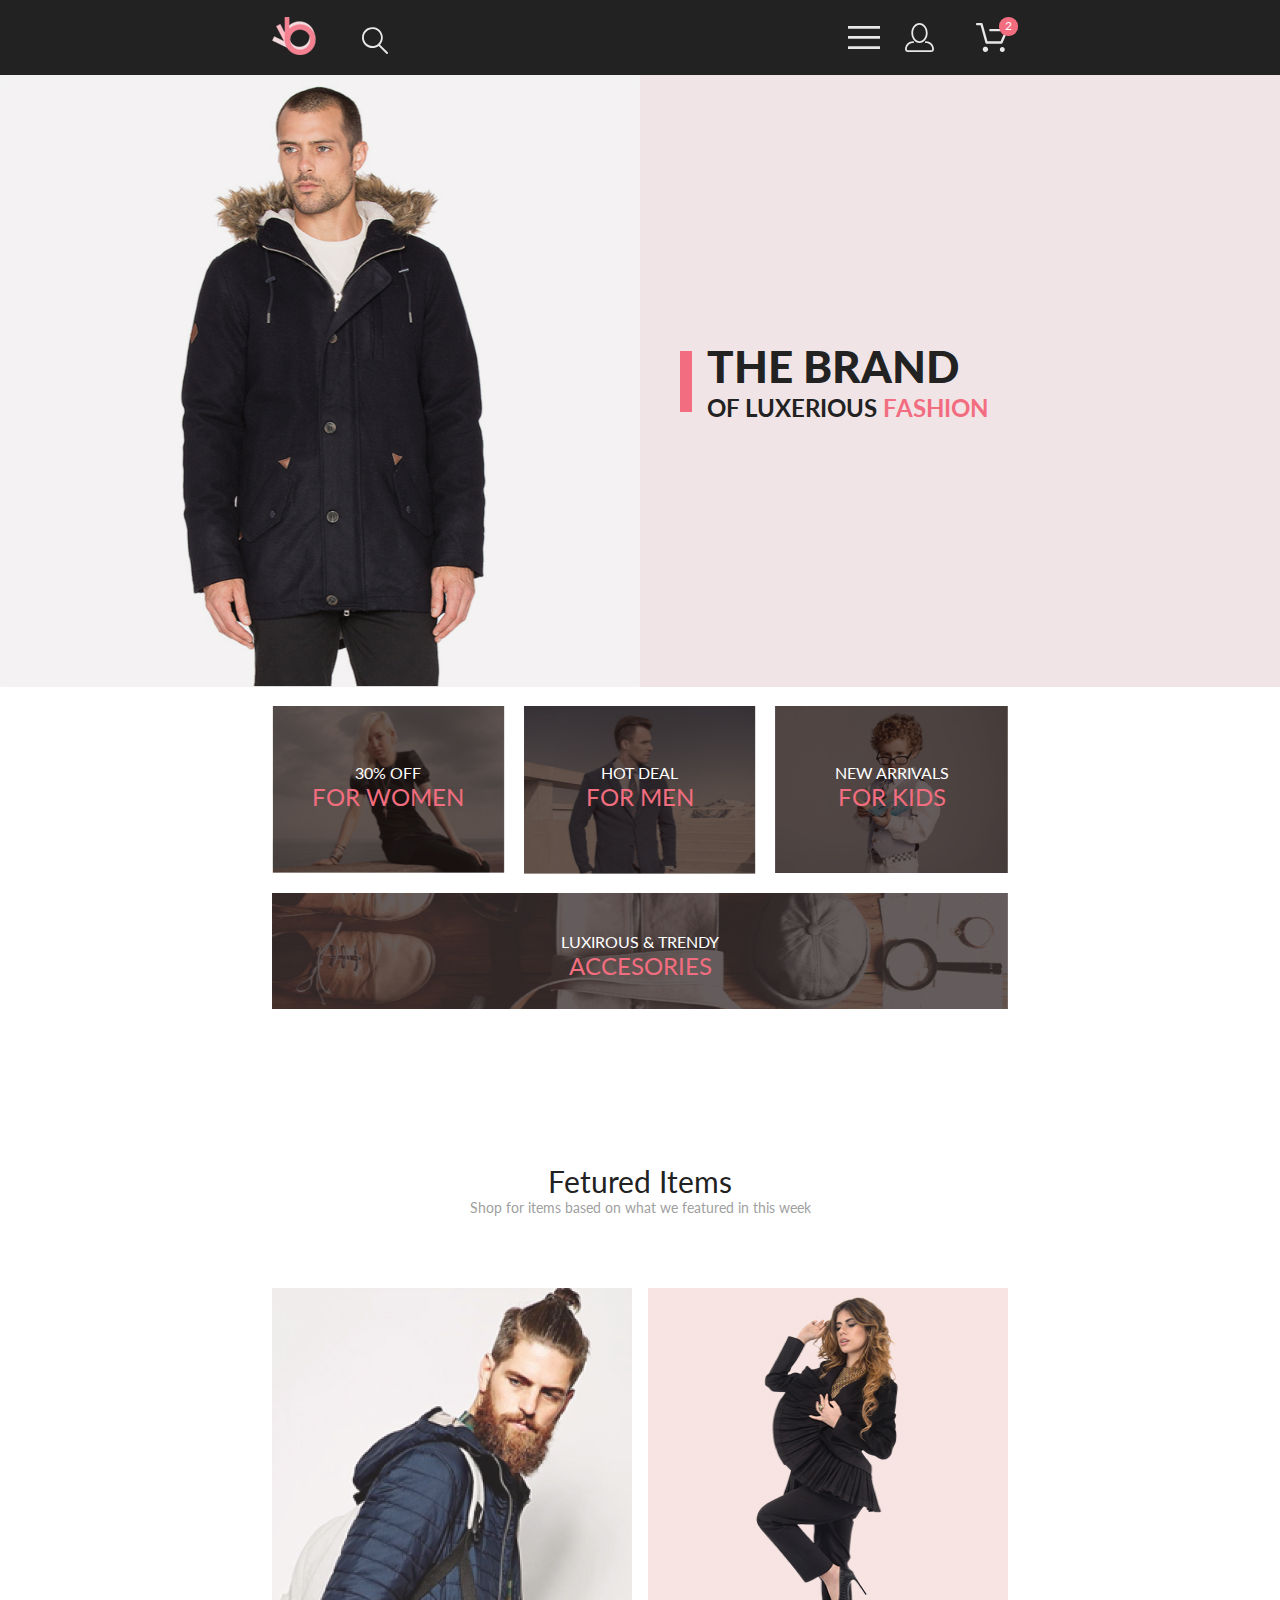
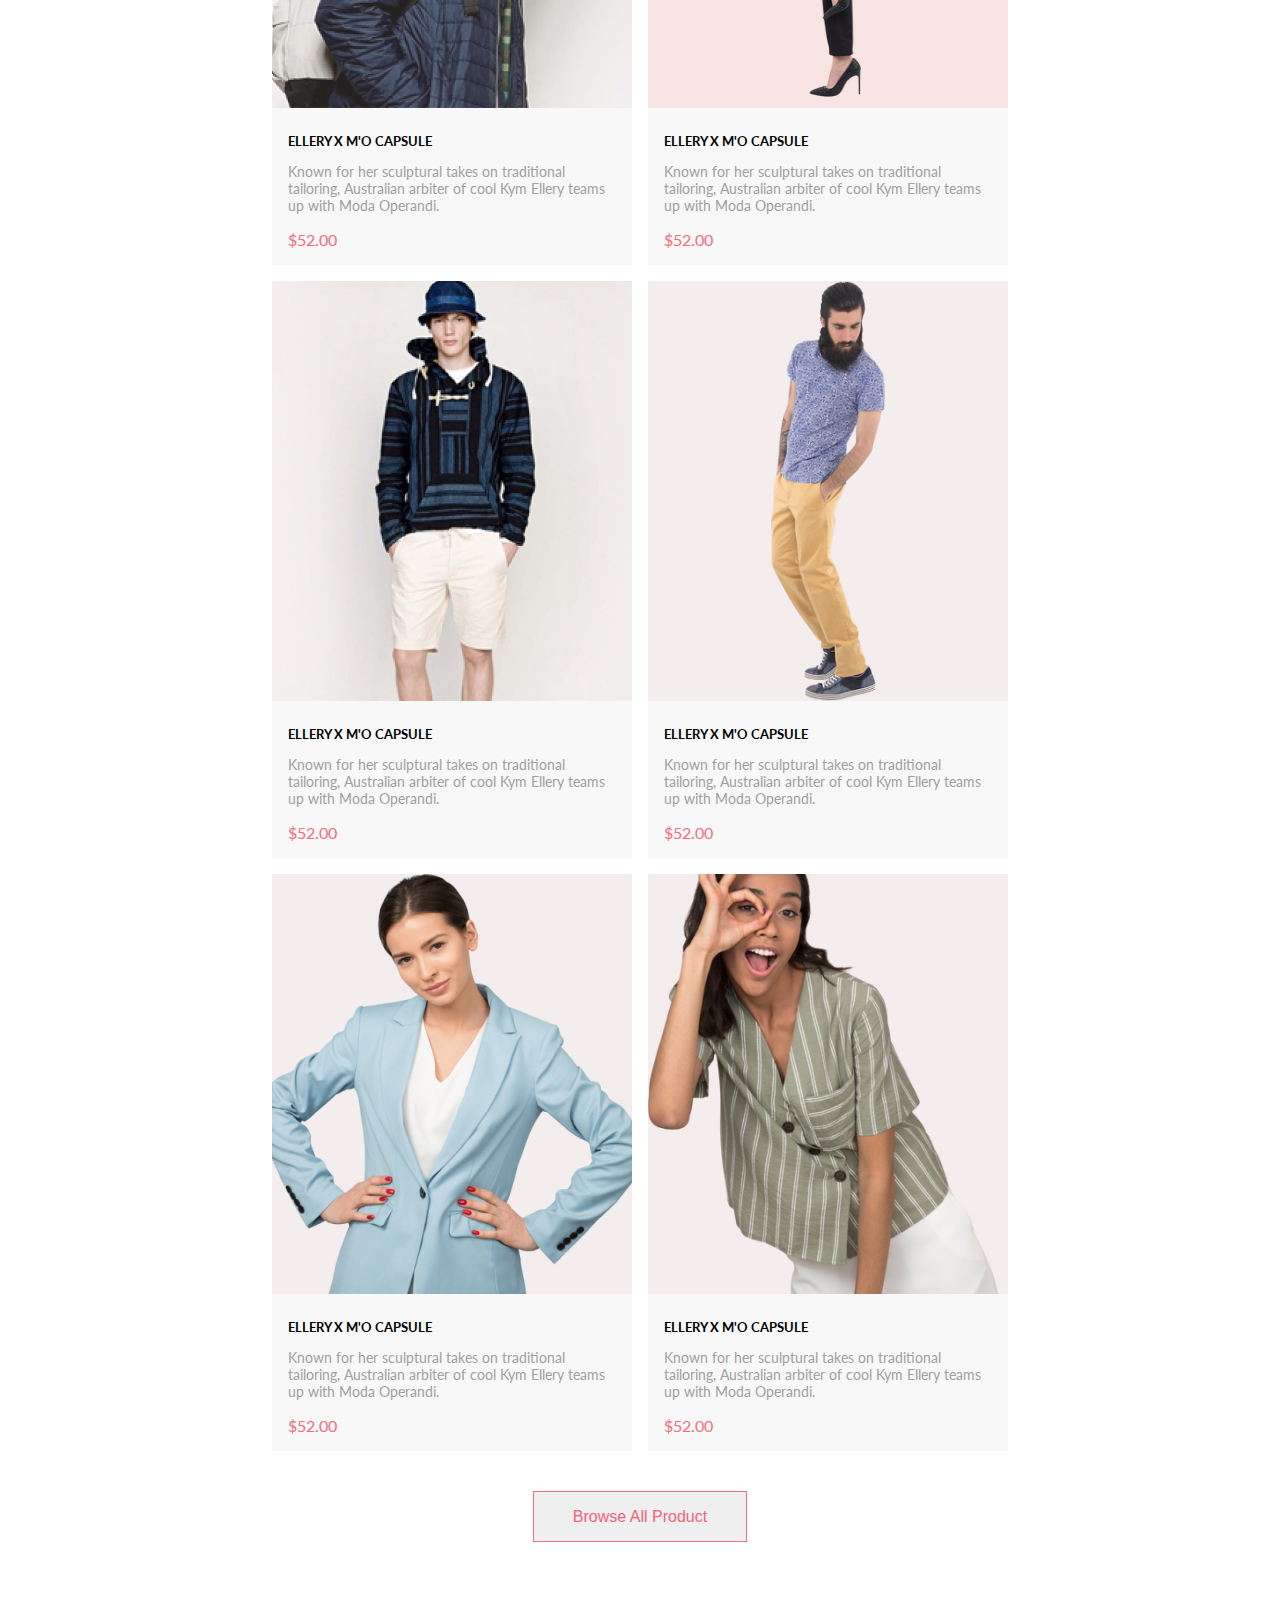
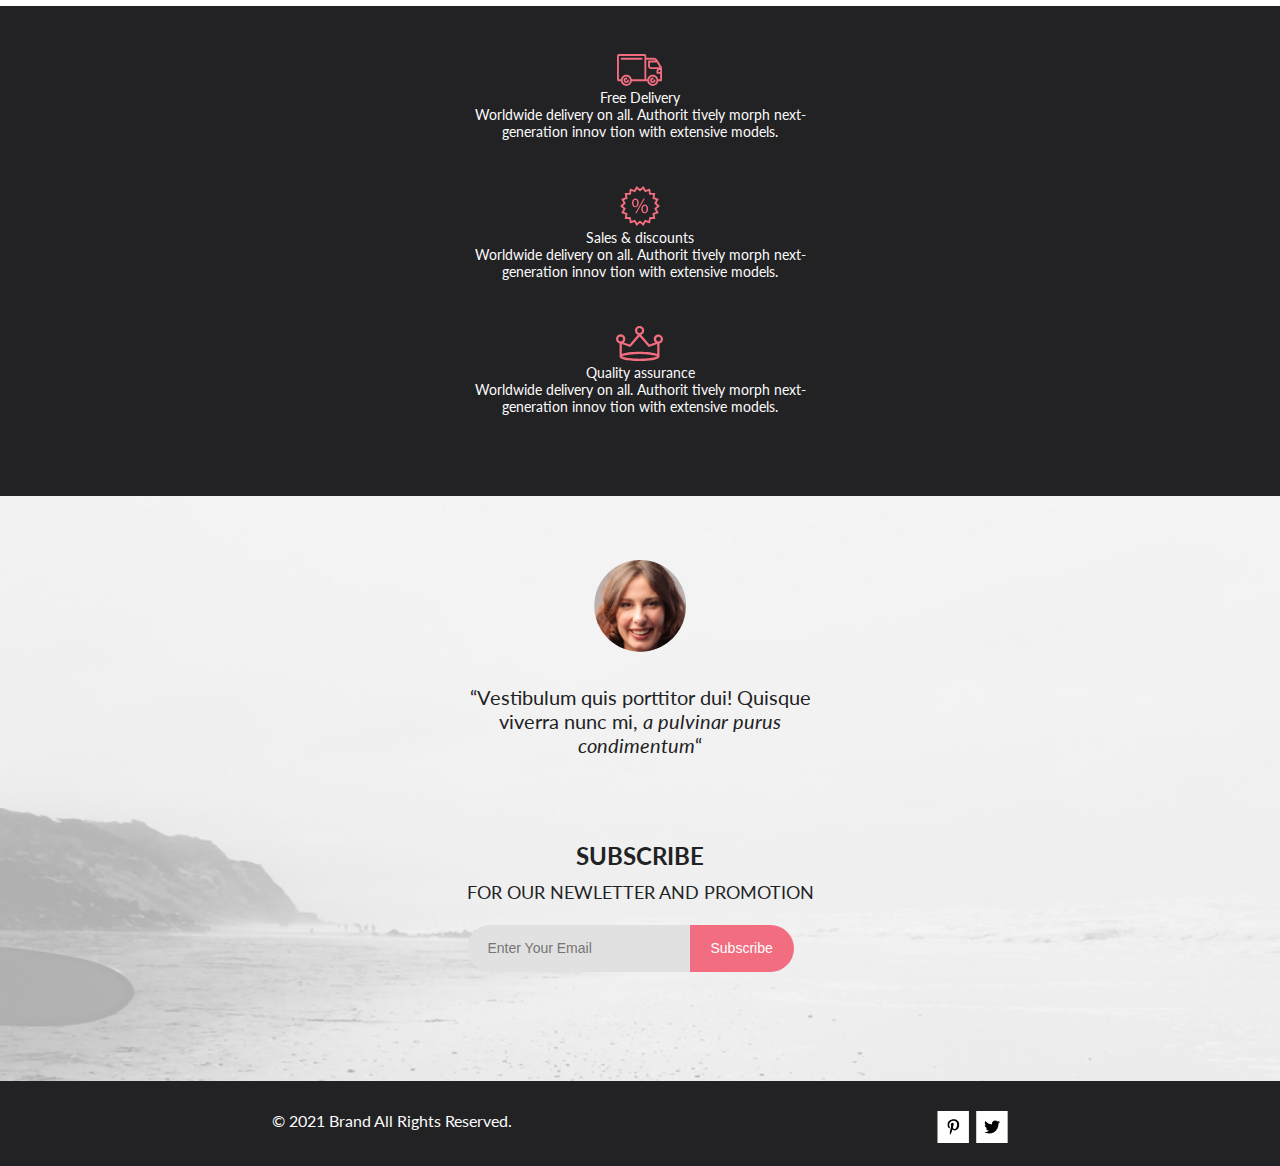
<file: index.html>
<!DOCTYPE html>
<html lang="en">

<head>
    <meta charset="UTF-8">
    <meta http-equiv="X-UA-Compatible" content="IE=edge">
    <link rel="stylesheet" href="style.css">
    <link rel="stylesheet" href="https://cdnjs.cloudflare.com/ajax/libs/font-awesome/6.0.0-beta3/css/all.min.css">
    <meta name="viewport" content="width=device-width, initial-scale=1.0">
    <title>Main</title>
</head>

<body>
    <div class="box_content">
        <div class="top">
            <div class="header">
                <div class="container">
                    <div class="header__icons">
                        <div class="header__left">
                            <a href="#"><img src="image/image_index/logo.svg" alt="logo" class="logo"></a>
                            <img src="image/image_index/search.svg" alt="search" class="search">
                        </div>
                        <div class="header__right">
                            <input type="checkbox" id="menu_bar">
                            <nav class="top_menu">
                                <a href="#" class="top_menu_close">
                                    <img src="image/image_index/menu-close.svg" alt="close"></a>
                                <a href="#" class="top_menu_categories"> MENU</a>
                                <details class="top_menu_block">
                                    <summary class="top_menu_categories">MAN </summary>
                                    <a href="catalog.html">Accessories</a>
                                    <a href="catalog.html">Bags</a>
                                    <a href="catalog.html">Denim</a>
                                    <a href="catalog.html">T-Shirts</a>
                                </details>
                                <details class="top_menu_block">
                                    <summary class="top_menu_categories">WOMAN </summary>
                                    <a href="catalog.html">Accessories</a>
                                    <a href="catalog.html">Jackets & Coats</a>
                                    <a href="catalog.html">Polos</a>
                                    <a href="catalog.html">T-Shirts</a>
                                    <a href="catalog.html">Shirts</a>
                                </details>
                                <details class="top_menu_block">
                                    <summary class="top_menu_categories">KIDS </summary>
                                    <a href="catalog.html">Accessories</a>
                                    <a href="catalog.html">Jackets & Coats</a>
                                    <a href="catalog.html">Polos</a>
                                    <a href="catalog.html">T-Shirts</a>
                                    <a href="catalog.html">Shirts</a>
                                    <a href="catalog.html">Bags</a>
                                </details>
                            </nav>
                            <label for="menu_bar">
                                <img src="image/image_index/bar.svg" alt="bar" class="bar">
                            </label>
                            <a href="registration.html"><img src="image/image_index/user.svg" alt="user"
                                    class="user"></a>
                            <div class="count_cart">
                                <a href="cart.html"><img src="image/image_index/cart.svg" alt="cart" class="cart"></a>
                                <span>2</span>
                            </div>
                        </div>
                    </div>
                </div>
            </div>
            <div class="top_banner">
                <div class="top__back">
                    <div class="top_img">
                        <img src="image/image_index/top_header_img.jpg" alt="top-men" class="top-men">
                    </div>
                    <div class="top__title">
                        <img src="image/image_index/title_line.svg" alt="line" class="top__title-line">
                        <div class="top__title-text">
                            <div class="big-title">the brand </div>
                            of luxerious <span class="red-title">fashion</span>
                        </div>
                    </div>
                </div>
            </div>
        </div>

        <div class="category container">
            <div class="category__menu">
                <a href="catalog.html">
                    <img src="image/image_index/category_women.jpg" alt="category_women" class="category-img">
                    <div class="category-text">30% off
                        <div class="red-category">for women</div>
                    </div>
                </a>
            </div>
            <div class="category__menu">
                <a href="catalog.html">
                    <img src="image/image_index/category_men.jpg" alt="category__men" class="category-img">
                    <div class="category-text">hot deal
                        <div class="red-category">for men </div>
                    </div>
                </a>

            </div>
            <div class="category__menu">
                <a href="catalog.html">
                    <img src="image/image_index/category_kids.jpg" alt="category_kids" class="category-img">
                    <div class="category-text">new arrivals
                        <div class="red-category">for kids </div>
                    </div>
                </a>
            </div>
            <div class="category__menu category_accesories_width">
                <a href="catalog.html">
                    <img src="image/image_index/category_accesories.jpg" alt="category_accesories"
                        class="category-img category_accesories">
                    <div class="category-text">luxirous & trendy
                        <div class="red-category ">accesories </div>
                    </div>
                </a>
            </div>

        </div>

        <div class="products container products_index_margin_bottom">
            <div class="products__heading">
                Fetured Items
            </div>
            <div class="text">Shop for items based on what we featured in this week</div>
            <div class="cards cards_index_padding_top">
                <div class="card">
                    <div class="card-img-button">
                        <a href="product.html"> <img src="image/image_index/card1.jpg" alt="card1" class="card-img"></a>
                        <div class="card_back">
                            <button class="card_button">
                                <img src="image/image_index/cart.svg" alt="cart">
                                <span> Add to Cart </span>
                            </button>
                        </div>
                    </div>
                    <div class="card-text">
                        <h6 class="card-heading">ellery x m'o capsule</h6>
                        <p class="text">Known for her sculptural takes on traditional tailoring, Australian arbiter of
                            cool
                            Kym
                            Ellery teams up with Moda Operandi.</p>
                        <p class="card-price">$52.00</p>
                    </div>
                </div>
                <div class="card">
                    <div class="card-img-button">
                        <a href="product.html"> <img src="image/image_index/card2.jpg" alt="card2" class="card-img"></a>
                        <div class="card_back">
                            <button class="card_button">
                                <img src="image/image_index/cart.svg" alt="cart">
                                <span> Add to Cart </span>
                            </button>
                        </div>
                    </div>
                    <div class="card-text">
                        <h6 class="card-heading">ellery x m'o capsule</h6>
                        <p class="text">Known for her sculptural takes on traditional tailoring, Australian arbiter of
                            cool
                            Kym
                            Ellery teams up with Moda Operandi.</p>
                        <p class="card-price">$52.00</p>
                    </div>
                </div>
                <div class="card">
                    <div class="card-img-button">
                        <a href="product.html"> <img src="image/image_index/card3.jpg" alt="card3" class="card-img"></a>
                        <div class="card_back">
                            <button class="card_button">
                                <img src="image/image_index/cart.svg" alt="cart">
                                <span> Add to Cart </span>
                            </button>
                        </div>
                    </div>
                    <div class="card-text">
                        <h6 class="card-heading">ellery x m'o capsule</h6>
                        <p class="text">Known for her sculptural takes on traditional tailoring, Australian arbiter of
                            cool
                            Kym
                            Ellery teams up with Moda Operandi.</p>
                        <p class="card-price">$52.00</p>
                    </div>
                </div>
                <div class="card">
                    <div class="card-img-button">
                        <a href="product.html"> <img src="image/image_index/card4.jpg" alt="card4" class="card-img"></a>
                        <div class="card_back">
                            <button class="card_button">
                                <img src="image/image_index/cart.svg" alt="cart">
                                <span> Add to Cart </span>
                            </button>
                        </div>
                    </div>
                    <div class="card-text">
                        <h6 class="card-heading">ellery x m'o capsule</h6>
                        <p class="text">Known for her sculptural takes on traditional tailoring, Australian arbiter of
                            cool
                            Kym
                            Ellery teams up with Moda Operandi.</p>
                        <p class="card-price">$52.00</p>
                    </div>
                </div>
                <div class="card">
                    <div class="card-img-button">
                        <a href="product.html"> <img src="image/image_index/card5.jpg" alt="card5" class="card-img"></a>
                        <div class="card_back">
                            <button class="card_button">
                                <img src="image/image_index/cart.svg" alt="cart">
                                <span> Add to Cart </span>
                            </button>
                        </div>
                    </div>
                    <div class="card-text">
                        <h6 class="card-heading">ellery x m'o capsule</h6>
                        <p class="text">Known for her sculptural takes on traditional tailoring, Australian arbiter of
                            cool
                            Kym
                            Ellery teams up with Moda Operandi.</p>
                        <p class="card-price">$52.00</p>
                    </div>
                </div>
                <div class="card">
                    <div class="card-img-button">
                        <a href="product.html"> <img src="image/image_index/card6.jpg" alt="card6" class="card-img"></a>
                        <div class="card_back">
                            <button class="card_button">
                                <img src="image/image_index/cart.svg" alt="cart">
                                <span> Add to Cart </span>
                            </button>
                        </div>
                    </div>
                    <div class="card-text">
                        <h6 class="card-heading">ellery x m'o capsule</h6>
                        <p class="text">Known for her sculptural takes on traditional tailoring, Australian arbiter of
                            cool
                            Kym
                            Ellery teams up with Moda Operandi.</p>
                        <p class="card-price">$52.00</p>
                    </div>
                </div>
            </div>
            <button class="products__all-link"><a href="catalog.html">Browse All Product</a></button>
        </div>

        <footer>
            <div class="footer__top">
                <div class="advantages container">
                    <div class="advantage">
                        <img src="image/image_index/advantage-icon1.svg" alt="advantage-icon1" class="advantage-icon">
                        <div class="advantage-heading">
                            Free Delivery
                        </div>
                        <div class="advantage-text text">
                            Worldwide delivery on all. Authorit tively morph next-generation innov tion with extensive
                            models.
                        </div>
                    </div>
                    <div class="advantage">
                        <img src="image/image_index/advantage-icon2.svg" alt="advantage-icon2" class="advantage-icon">
                        <div class="advantage-heading">
                            Sales & discounts
                        </div>
                        <div class="advantage-text text">
                            Worldwide delivery on all. Authorit tively morph next-generation innov tion with extensive
                            models.
                        </div>
                    </div>
                    <div class="advantage">
                        <img src="image/image_index/advantage-icon3.svg" alt="advantage-icon3" class="advantage-icon">
                        <div class="advantage-heading">
                            Quality assurance
                        </div>
                        <div class="advantage-text text">
                            Worldwide delivery on all. Authorit tively morph next-generation innov tion with extensive
                            models.
                        </div>
                    </div>
                </div>
            </div>
            <div class="footer_back_img">
                <div class="footer__bottom container">
                    <div class="footer__bottom-left">
                        <img src="image/image_index/footer_face.jpg" alt="face" class="footer-face">
                        <p class="footer-text">
                            “Vestibulum quis porttitor dui! Quisque viverra nunc mi, <span>a pulvinar purus
                                condimentum</span>“
                        </p>
                    </div>
                    <div class="subscribe">
                        <p class="subscribe-title">subscribe </p>
                        <p class="subscribe-text"> for our newletter and promotion</p>
                        <form class="subscribe-form">
                            <input type="email" placeholder="Enter Your Email" class="subscribe-input">
                            <input type="submit" value="Subscribe" class="subscribe-button">
                        </form>
                    </div>
                </div>
            </div>
            <div class="footer__rights">
                <div class="container">
                    <div class="contacts">
                        <img src="image/image_index/footer_contacts3.svg" alt="social_network" class="soc_network">
                        <img src="image/image_index/footer_contacts4.svg" alt="social_network" class="soc_network">
                    </div>
                    <div class="rights">
                        &copy; 2021 Brand All Rights Reserved.
                    </div>
                </div>
            </div>
        </footer>
    </div>
</body>

</html>
</file>
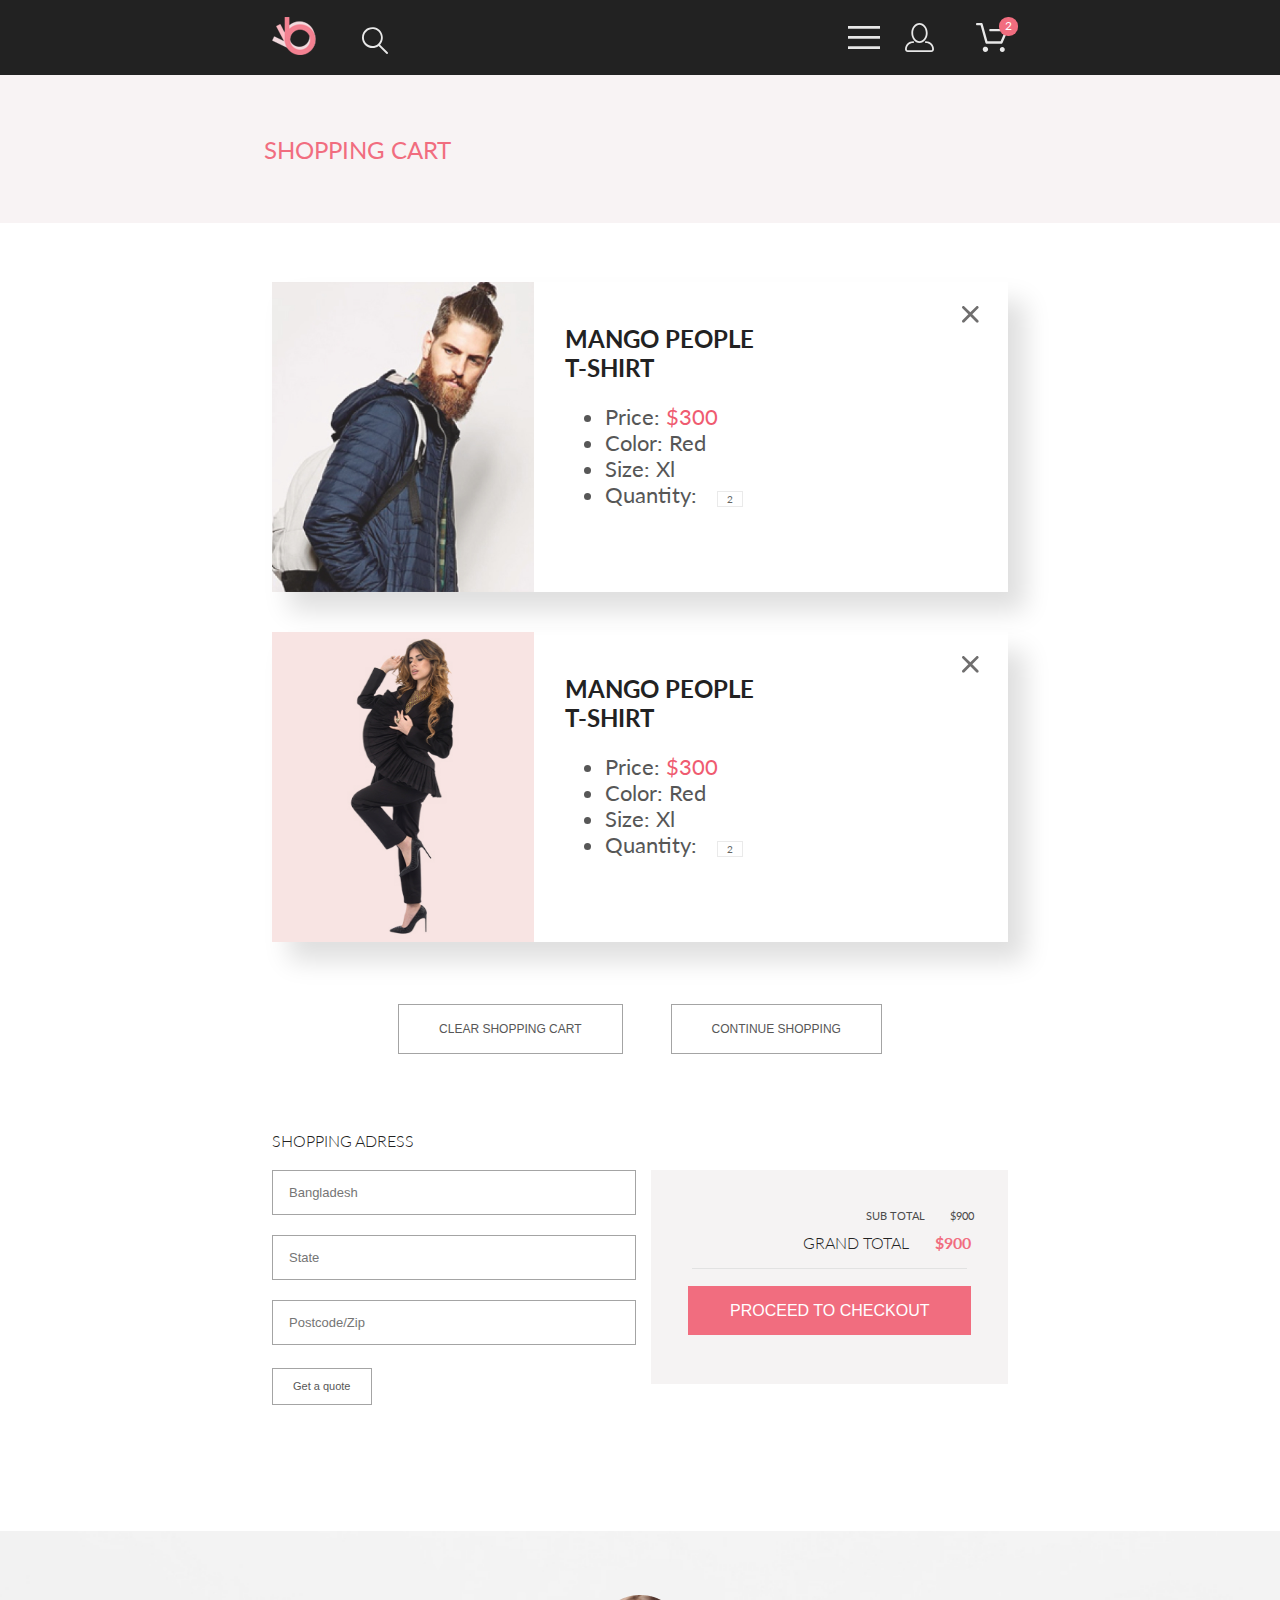
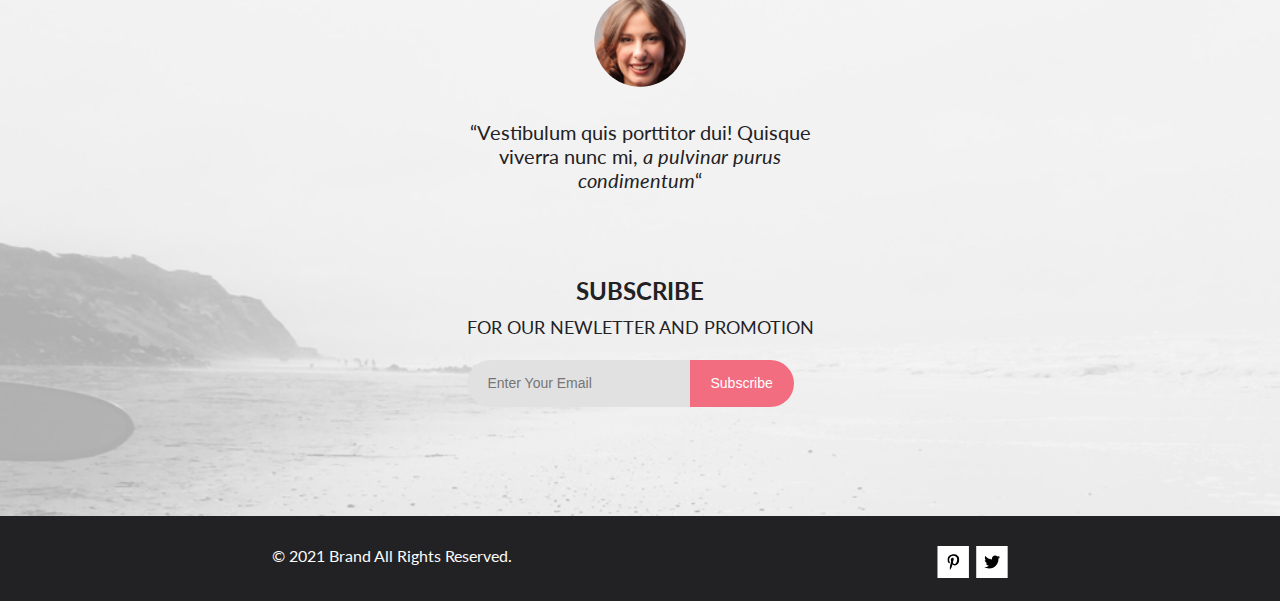
<file: cart.html>
<!DOCTYPE html>
<html lang="en">

<head>
    <meta charset="UTF-8">
    <meta http-equiv="X-UA-Compatible" content="IE=edge">
    <link rel="stylesheet" href="style.css">
    <link rel="stylesheet" href="https://cdnjs.cloudflare.com/ajax/libs/font-awesome/6.0.0-beta3/css/all.min.css">
    <meta name="viewport" content="width=device-width, initial-scale=1.0">
    <title>Cart</title>
</head>

<body>
    <div class="box_content">
        <div class="top__cart">
            <div class="header">
                <div class="container">
                    <div class="header__icons">
                        <div class="header__left">
                            <a href="index.html"><img src="image/image_index/logo.svg" alt="logo" class="logo"></a>
                            <img src="image/image_index/search.svg" alt="search" class="search">
                        </div>
                        <div class="header__right">
                            <input type="checkbox" id="menu_bar">
                            <nav class="top_menu">
                                <a href="#" class="top_menu_close">
                                    <img src="image/image_index/menu-close.svg" alt="close"></a>
                                <a href="#" class="top_menu_categories"> MENU</a>
                                <details class="top_menu_block">
                                    <summary class="top_menu_categories">MAN </summary>
                                    <a href="catalog.html">Accessories</a>
                                    <a href="catalog.html">Bags</a>
                                    <a href="catalog.html">Denim</a>
                                    <a href="catalog.html">T-Shirts</a>
                                </details>
                                <details class="top_menu_block">
                                    <summary class="top_menu_categories">WOMAN </summary>
                                    <a href="catalog.html">Accessories</a>
                                    <a href="catalog.html">Jackets & Coats</a>
                                    <a href="catalog.html">Polos</a>
                                    <a href="catalog.html">T-Shirts</a>
                                    <a href="catalog.html">Shirts</a>
                                </details>
                                <details class="top_menu_block">
                                    <summary class="top_menu_categories">KIDS </summary>
                                    <a href="catalog.html">Accessories</a>
                                    <a href="catalog.html">Jackets & Coats</a>
                                    <a href="catalog.html">Polos</a>
                                    <a href="catalog.html">T-Shirts</a>
                                    <a href="catalog.html">Shirts</a>
                                    <a href="catalog.html">Bags</a>
                                </details>
                            </nav>
                            <label for="menu_bar">
                                <img src="image/image_index/bar.svg" alt="bar" class="bar">
                            </label>
                            <a href="registration.html"><img src="image/image_index/user.svg" alt="user"
                                    class="user"></a>
                            <div class="count_cart">
                                <a href="#"><img src="image/image_index/cart.svg" alt="cart" class="cart"></a>
                                <span>2</span>
                            </div>
                        </div>
                    </div>
                </div>
            </div>

            <div class="top__cart-back">
                <div class="container">
                    <p>SHOPPING CART</p>
                </div>
            </div>
        </div>

        <div class="cart__main  container">
            <div class="shopping__cart">
                <div class="shopping__cart-product">
                    <img src="image/image_index/card1.jpg" class="product_photo" alt="photo">
                    <div class="product_describtion">
                        <h2 class="product_heading">MANGO PEOPLE T-SHIRT</h2>
                        <ul>
                            <li>Price: <span>$300</span> </li>
                            <li>Color: Red</li>
                            <li>Size: Xl </li>
                            <li>Quantity: <span>2</span></li>
                        </ul>
                    </div>
                    <img src="image/image_index/menu-close.svg" alt="close">
                </div>
                <div class="shopping__cart-product">
                    <img src="image/image_index/card2.jpg" class="product_photo" alt="photo">
                    <div class="product_describtion">
                        <h2 class="product_heading">MANGO PEOPLE T-SHIRT</h2>
                        <ul>
                            <li>Price: <span>$300</span> </li>
                            <li>Color: Red</li>
                            <li>Size: Xl </li>
                            <li>Quantity: <span>2</span></li>
                        </ul>
                    </div>
                    <img src="image/image_index/menu-close.svg" alt="close">
                </div>
                <div class="shopping__cart-buttons">
                    <button class="shopping__cart_btn">
                        Clear shopping cart
                    </button>
                    <button class="shopping__cart_btn">
                        Continue shopping
                    </button>
                </div>
            </div>

            <div class="cart__right-part">
                <form class="shopping__address">
                    <h2>SHOPPING ADRESS</h2>
                    <input type="text" placeholder="Bangladesh">
                    <input type="text" placeholder="State">
                    <input type="text" placeholder="Postcode/Zip">
                    <button>Get a quote</button>
                </form>

                <div class="shopping__total">
                    <p>SUB TOTAL <span>$900</span></p>
                    <p>GRAND TOTAL <span>$900</span></p>
                    <div class="total-divider-grey"></div>
                    <button>PROCEED TO CHECKOUT</button>

                </div>
            </div>
        </div>

        <footer>
            <div class="footer__top footer__top-none">
                <div class="advantages container">
                    <div class="advantage">
                        <img src="image/image_index/advantage-icon1.svg" alt="advantage-icon1" class="advantage-icon">
                        <div class="advantage-heading">
                            Free Delivery
                        </div>
                        <div class="advantage-text text">
                            Worldwide delivery on all. Authorit tively morph next-generation innov tion with extensive
                            models.
                        </div>
                    </div>
                    <div class="advantage">
                        <img src="image/image_index/advantage-icon2.svg" alt="advantage-icon2" class="advantage-icon">
                        <div class="advantage-heading">
                            Sales & discounts
                        </div>
                        <div class="advantage-text text">
                            Worldwide delivery on all. Authorit tively morph next-generation innov tion with extensive
                            models.
                        </div>
                    </div>
                    <div class="advantage">
                        <img src="image/image_index/advantage-icon3.svg" alt="advantage-icon3" class="advantage-icon">
                        <div class="advantage-heading">
                            Quality assurance
                        </div>
                        <div class="advantage-text text">
                            Worldwide delivery on all. Authorit tively morph next-generation innov tion with extensive
                            models.
                        </div>
                    </div>
                </div>
            </div>
            <div class="footer_back_img">
                <div class="footer__bottom container">
                    <div class="footer__bottom-left">
                        <img src="image/image_index/footer_face.jpg" alt="face" class="footer-face">
                        <p class="footer-text">
                            “Vestibulum quis porttitor dui! Quisque viverra nunc mi, <span>a pulvinar purus
                                condimentum</span>“
                        </p>
                    </div>
                    <div class="subscribe">
                        <p class="subscribe-title">subscribe </p>
                        <p class="subscribe-text"> for our newletter and promotion</p>
                        <form class="subscribe-form">
                            <input type="email" placeholder="Enter Your Email" class="subscribe-input">
                            <input type="submit" value="Subscribe" class="subscribe-button">
                        </form>
                    </div>
                </div>
            </div>
            <div class="footer__rights">
                <div class="container">
                    <div class="contacts">
                        <img src="image/image_index/footer_contacts3.svg" alt="social_network" class="soc_network">
                        <img src="image/image_index/footer_contacts4.svg" alt="social_network" class="soc_network">
                    </div>
                    <div class="rights">
                        &copy; 2021 Brand All Rights Reserved.
                    </div>
                </div>
            </div>
        </footer>
    </div>
</body>

</html>
</file>
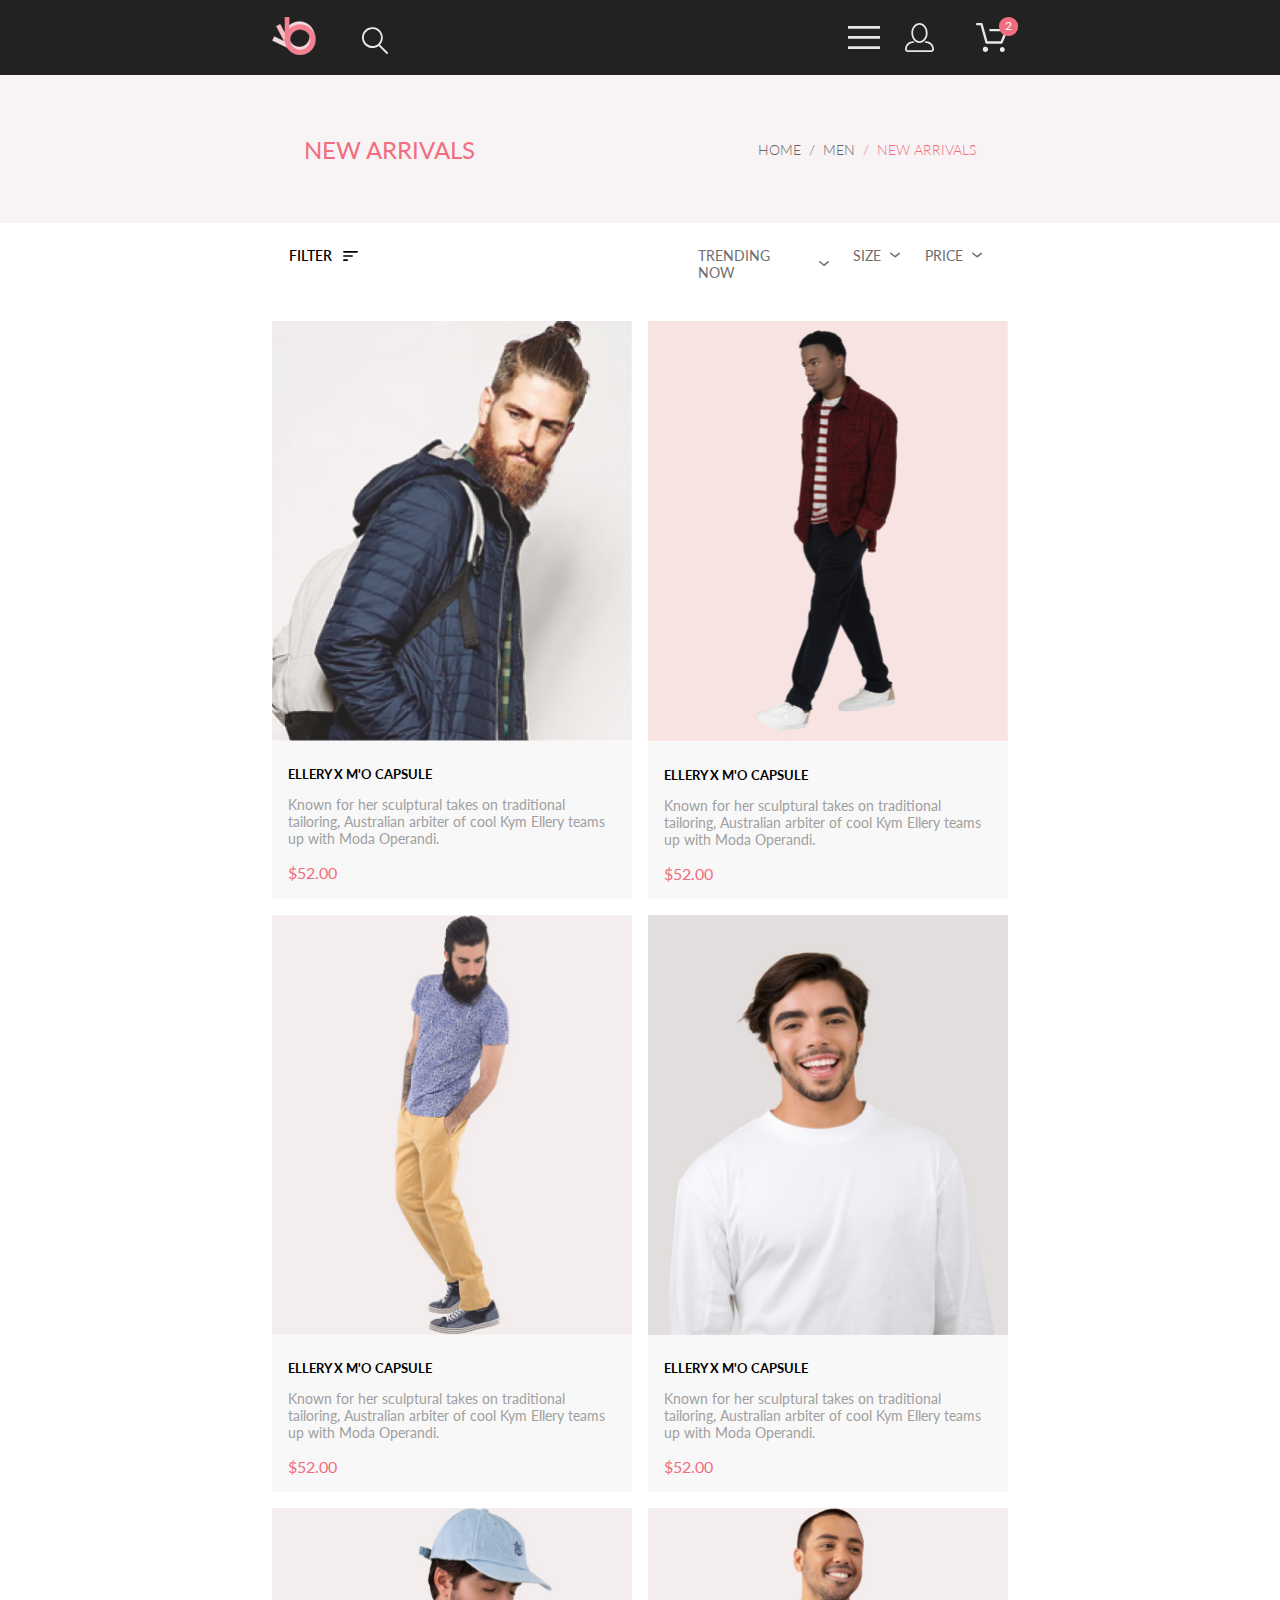
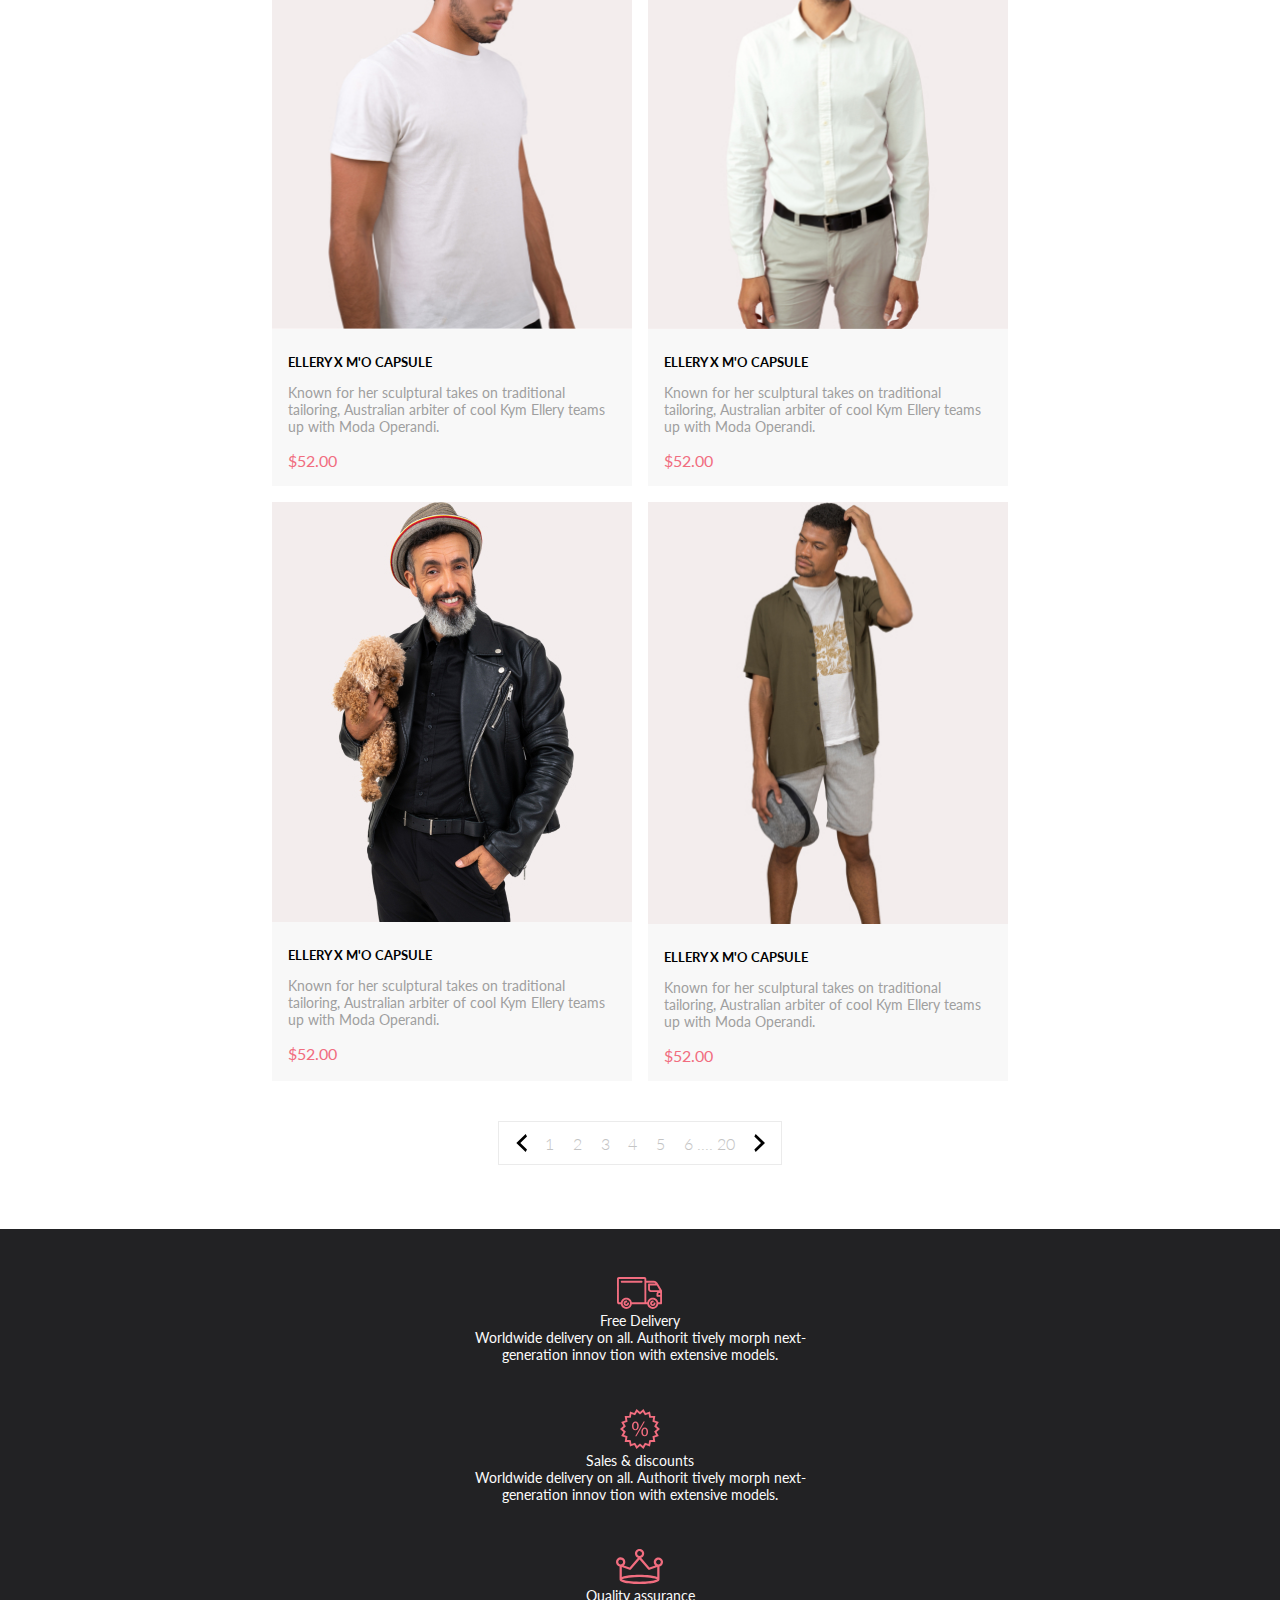
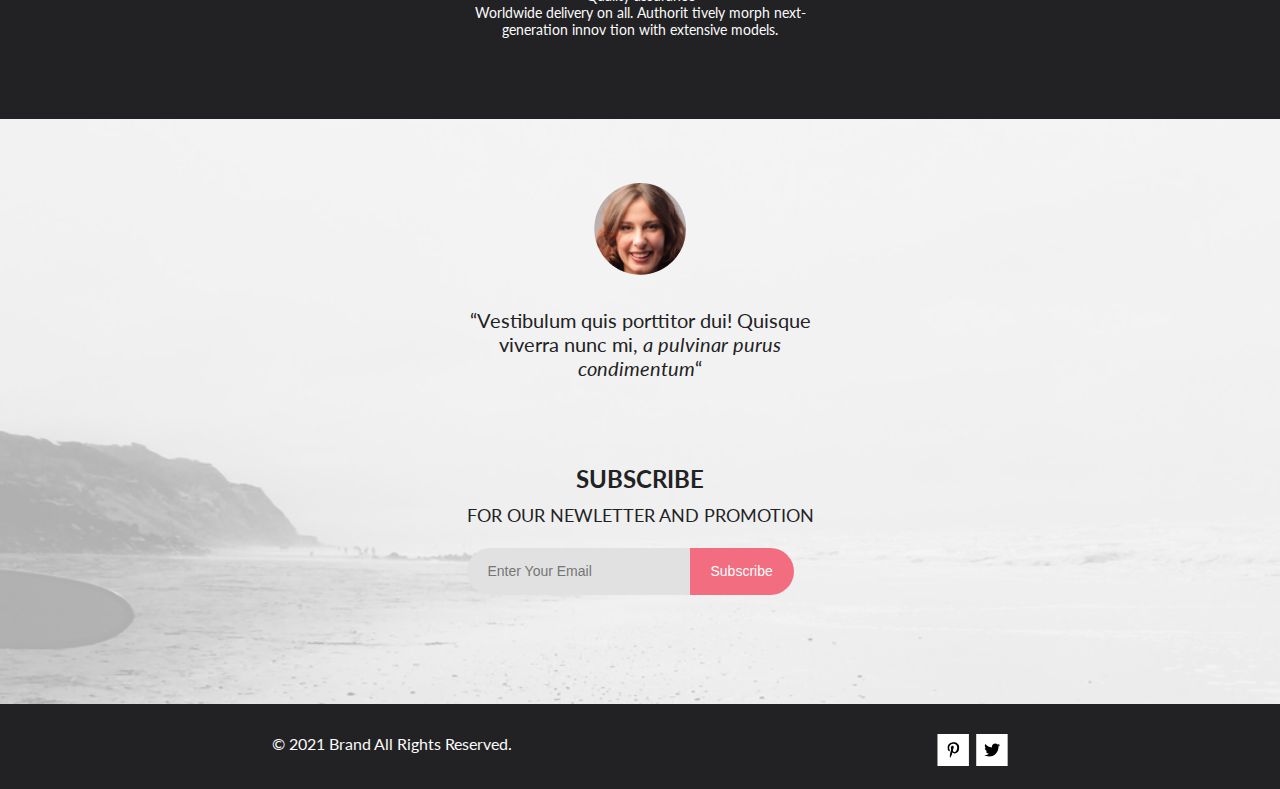
<file: catalog.html>
<!DOCTYPE html>
<html lang="en">

<head>
    <meta charset="UTF-8">
    <meta http-equiv="X-UA-Compatible" content="IE=edge">
    <link rel="stylesheet" href="style.css">
    <meta name="viewport" content="width=device-width, initial-scale=1.0">
    <title>Catalog</title>
</head>

<body>
    <div class="box_content">
        <div class="top__catalog">
            <div class="header">
                <div class="container">
                    <div class="header__icons">
                        <div class="header__left">
                            <a href="index.html"><img src="image/image_index/logo.svg" alt="logo" class="logo"></a>
                            <img src="image/image_index/search.svg" alt="search" class="search">
                        </div>
                        <div class="header__right">
                            <input type="checkbox" id="menu_bar">
                            <nav class="top_menu">
                                <a href="#" class="top_menu_close">
                                    <img src="image/image_index/menu-close.svg" alt="close"></a>
                                <a href="#" class="top_menu_categories"> MENU</a>
                                <details class="top_menu_block">
                                    <summary class="top_menu_categories">MAN </summary>
                                    <a href="catalog.html">Accessories</a>
                                    <a href="catalog.html">Bags</a>
                                    <a href="catalog.html">Denim</a>
                                    <a href="catalog.html">T-Shirts</a>
                                </details>
                                <details class="top_menu_block">
                                    <summary class="top_menu_categories">WOMAN </summary>
                                    <a href="catalog.html">Accessories</a>
                                    <a href="catalog.html">Jackets & Coats</a>
                                    <a href="catalog.html">Polos</a>
                                    <a href="catalog.html">T-Shirts</a>
                                    <a href="catalog.html">Shirts</a>
                                </details>
                                <details class="top_menu_block">
                                    <summary class="top_menu_categories">KIDS </summary>
                                    <a href="catalog.html">Accessories</a>
                                    <a href="catalog.html">Jackets & Coats</a>
                                    <a href="catalog.html">Polos</a>
                                    <a href="catalog.html">T-Shirts</a>
                                    <a href="catalog.html">Shirts</a>
                                    <a href="catalog.html">Bags</a>
                                </details>
                            </nav>
                            <label for="menu_bar">
                                <img src="image/image_index/bar.svg" alt="bar" class="bar">
                            </label>
                            <a href="registration.html"><img src="image/image_index/user.svg" alt="user"
                                    class="user"></a>
                            <div class="count_cart">
                                <a href="cart.html"><img src="image/image_index/cart.svg" alt="cart" class="cart"></a>
                                <span>2</span>
                            </div>
                        </div>
                    </div>
                </div>
            </div>
            <div class="top__catalog-back">
                <div class="top__catalog-text container">
                    <div class="top__catalog-title"> new arrivals </div>
                    <div>
                        <a href="index.html" class="top_nav"> home </a>
                        <a href="#" class="top_nav"> men </a>
                        <a href="#" class="top_nav"> new arrivals</a>
                    </div>
                </div>
            </div>
        </div>

        <div class="filter__catalog container">
            <div>
                <details class="filter_navigation">
                    <summary class="filter_left">
                        <span class="filter_left-cont"> filter </span>
                        <svg width="15" height="10" viewBox="0 0 15 10" fill="none" xmlns="http://www.w3.org/2000/svg">
                            <path
                                d="M0.833333 10H4.16667C4.625 10 5 9.625 5 9.16667C5 8.70833 4.625 8.33333 4.16667 8.33333H0.833333C0.375 8.33333 0 8.70833 0 9.16667C0 9.625 0.375 10 0.833333 10ZM0 0.833333C0 1.29167 0.375 1.66667 0.833333 1.66667H14.1667C14.625 1.66667 15 1.29167 15 0.833333C15 0.375 14.625 0 14.1667 0H0.833333C0.375 0 0 0.375 0 0.833333ZM0.833333 5.83333H9.16667C9.625 5.83333 10 5.45833 10 5C10 4.54167 9.625 4.16667 9.16667 4.16667H0.833333C0.375 4.16667 0 4.54167 0 5C0 5.45833 0.375 5.83333 0.833333 5.83333Z"
                                fill="black" />
                        </svg>
                    </summary>
                    <details class="filter_list" open>
                        <summary class="filter_category">
                            CATEGORY
                            <hr>
                        </summary>
                        <a href="#">Accessories </a>
                        <a href="#">Bags</a>
                        <a href="#">Denim</a>
                        <a href="#">Hoodies & Sweatshirts</a>
                        <a href="#">Jackets & Coats</a>
                        <a href="#">Polos</a>
                        <a href="#">Shirts</a>
                        <a href="#">Shoes</a>
                        <a href="#">Sweaters & Knits</a>
                        <a href="#">T-Shirts</a>
                        <a href="#">Tanks</a>
                    </details>
                    <details class="filter_list">
                        <summary class="filter_category">
                            BRAND
                            <hr>
                        </summary>
                        <a href="#">Accessories </a>
                        <a href="#">Bags</a>
                        <a href="#">Denim</a>
                        <a href="#">Hoodies & Sweatshirts</a>
                        <a href="#">Jackets & Coats</a>
                        <a href="#">Polos</a>
                        <a href="#">Shirts</a>
                        <a href="#">Shoes</a>
                        <a href="#">Sweaters & Knits</a>
                        <a href="#">T-Shirts</a>
                        <a href="#">Tanks</a>
                    </details>
                    <details class="filter_list">
                        <summary class="filter_category">
                            DESIGNER
                            <hr>
                        </summary>
                        <a href="#">Accessories </a>
                        <a href="#">Bags</a>
                        <a href="#">Denim</a>
                        <a href="#">Hoodies & Sweatshirts</a>
                        <a href="#">Jackets & Coats</a>
                        <a href="#">Polos</a>
                        <a href="#">Shirts</a>
                        <a href="#">Shoes</a>
                        <a href="#">Sweaters & Knits</a>
                        <a href="#">T-Shirts</a>
                        <a href="#">Tanks</a>
                    </details>
                </details>
            </div>
            <div class="param_filter">
                <div class="filter_right">
                    <div>
                        <details class="check_trend check_filter">
                            <summary class="filter_trend">
                                trending now
                                <img src="image/image_catalog/arrow_filter.svg" alt="arrow">
                            </summary>
                            <input type="checkbox" name="Trend1" id="Trend1"> Trend1 <br>
                            <input type="checkbox" name="Trend2" id="Trend2"> Trend2 <br>
                            <input type="checkbox" name="Trend3" id="Trend3"> Trend3 <br>
                            <input type="checkbox" name="Trend4" id="Trend4"> Trend4 <br>
                        </details>
                    </div>
                    <div>
                        <details class="check_size check_filter">
                            <summary class="filter_size"> size
                                <img src="image/image_catalog/arrow_filter.svg" alt="arrow">
                            </summary>
                            <input type="checkbox" name="xs" id="xs"> xs <br>
                            <input type="checkbox" name="s" id="s"> s <br>
                            <input type="checkbox" name="m" id="m"> m <br>
                            <input type="checkbox" name="l" id="l"> l <br>
                        </details>
                    </div>
                    <div>
                        <details class="check_price check_filter">
                            <summary class="filter_price">
                                price
                                <img src="image/image_catalog/arrow_filter.svg" alt="arrow">
                            </summary>
                            <input type="checkbox" name="xs" id="xs"> 0 - 1000 руб. <br>
                            <input type="checkbox" name="s" id="s"> 1001 - 3000 руб. <br>
                            <input type="checkbox" name="m" id="m"> 3001 - 7000 руб. <br>
                            <input type="checkbox" name="l" id="l"> 7001 - выше <br>
                        </details>
                    </div>
                </div>
            </div>
        </div>


        <div class="products container products_catalog_margin_bottom">
            <div class="cards cards_catalog_padding_top">
                <div class="card">
                    <a href="product.html"><img src="image/image_catalog/card_catalog1.jpg" alt="card1"
                            class="card-img"></a>
                    <div class="card-text">
                        <h6 class="card-heading">ellery x m'o capsule</h6>
                        <p class="text">Known for her sculptural takes on traditional tailoring, Australian arbiter of
                            cool
                            Kym
                            Ellery teams up with Moda Operandi.</p>
                        <p class="card-price">$52.00</p>
                    </div>
                </div>
                <div class="card">
                    <a href="product.html"><img src="image/image_catalog/card_catalog2.jpg" alt="card2"
                            class="card-img"></a>
                    <div class="card-text">
                        <h6 class="card-heading">ellery x m'o capsule</h6>
                        <p class="text">Known for her sculptural takes on traditional tailoring, Australian arbiter of
                            cool
                            Kym
                            Ellery teams up with Moda Operandi.</p>
                        <p class="card-price">$52.00</p>
                    </div>
                </div>
                <div class="card  img_add">
                    <a href="product.html"><img src="image/image_catalog/card_catalog2-3.jpg" alt="card3"
                            class="card-img"></a>
                    <div class="card-text">
                        <h6 class="card-heading">ellery x m'o capsule</h6>
                        <p class="text">Known for her sculptural takes on traditional tailoring, Australian arbiter of
                            cool
                            Kym
                            Ellery teams up with Moda Operandi.</p>
                        <p class="card-price">$52.00</p>
                    </div>
                </div>
                <div class="card">
                    <a href="product.html"><img src="image/image_catalog/card_catalog3.jpg" alt="card3"
                            class="card-img"></a>
                    <div class="card-text">
                        <h6 class="card-heading">ellery x m'o capsule</h6>
                        <p class="text">Known for her sculptural takes on traditional tailoring, Australian arbiter of
                            cool
                            Kym
                            Ellery teams up with Moda Operandi.</p>
                        <p class="card-price">$52.00</p>
                    </div>
                </div>
                <div class="card">
                    <a href="product.html"><img src="image/image_catalog/card_catalog4.jpg" alt="card4"
                            class="card-img"></a>
                    <div class="card-text">
                        <h6 class="card-heading">ellery x m'o capsule</h6>
                        <p class="text">Known for her sculptural takes on traditional tailoring, Australian arbiter of
                            cool
                            Kym
                            Ellery teams up with Moda Operandi.</p>
                        <p class="card-price">$52.00</p>
                    </div>
                </div>
                <div class="card">
                    <a href="product.html"><img src="image/image_catalog/card_catalog5.jpg" alt="card5"
                            class="card-img"></a>
                    <div class="card-text">
                        <h6 class="card-heading">ellery x m'o capsule</h6>
                        <p class="text">Known for her sculptural takes on traditional tailoring, Australian arbiter of
                            cool
                            Kym
                            Ellery teams up with Moda Operandi.</p>
                        <p class="card-price">$52.00</p>
                    </div>
                </div>
                <div class="card">
                    <a href="product.html"><img src="image/image_catalog/card_catalog6.jpg" alt="card6"
                            class="card-img"></a>
                    <div class="card-text">
                        <h6 class="card-heading">ellery x m'o capsule</h6>
                        <p class="text">Known for her sculptural takes on traditional tailoring, Australian arbiter of
                            cool
                            Kym
                            Ellery teams up with Moda Operandi.</p>
                        <p class="card-price">$52.00</p>
                    </div>
                </div>
                <div class="card">
                    <a href="product.html"><img src="image/image_catalog/card_catalog7.jpg" alt="card7"
                            class="card-img"></a>
                    <div class="card-text">
                        <h6 class="card-heading">ellery x m'o capsule</h6>
                        <p class="text">Known for her sculptural takes on traditional tailoring, Australian arbiter of
                            cool
                            Kym
                            Ellery teams up with Moda Operandi.</p>
                        <p class="card-price">$52.00</p>
                    </div>
                </div>
                <div class="card">
                    <a href="product.html"><img src="image/image_catalog/card_catalog8.jpg" alt="card8"
                            class="card-img"></a>
                    <div class="card-text">
                        <h6 class="card-heading">ellery x m'o capsule</h6>
                        <p class="text">Known for her sculptural takes on traditional tailoring, Australian arbiter of
                            cool
                            Kym
                            Ellery teams up with Moda Operandi.</p>
                        <p class="card-price">$52.00</p>
                    </div>
                </div>
            </div>
            <div class="pagination">
                <img src="image/image_catalog/arrow_left_filter.svg" alt="arrow_left" class="arrow_left">
                <a href="#">1</a>
                <a href="#">2</a>
                <a href="#">3</a>
                <a href="#">4</a>
                <a href="#">5</a>
                <a href="#">6 .... 20</a>
                <img src="image/image_catalog/arrow_right_filter.svg" alt="arrow_right" class="arrow_right">
            </div>
        </div>

        <footer>
            <div class="footer__top">
                <div class="advantages container">
                    <div class="advantage">
                        <img src="image/image_index/advantage-icon1.svg" alt="advantage-icon1" class="advantage-icon">
                        <div class="advantage-heading">
                            Free Delivery
                        </div>
                        <div class="advantage-text text">
                            Worldwide delivery on all. Authorit tively morph next-generation innov tion with extensive
                            models.
                        </div>
                    </div>
                    <div class="advantage">
                        <img src="image/image_index/advantage-icon2.svg" alt="advantage-icon2" class="advantage-icon">
                        <div class="advantage-heading">
                            Sales & discounts
                        </div>
                        <div class="advantage-text text">
                            Worldwide delivery on all. Authorit tively morph next-generation innov tion with extensive
                            models.
                        </div>
                    </div>
                    <div class="advantage">
                        <img src="image/image_index/advantage-icon3.svg" alt="advantage-icon3" class="advantage-icon">
                        <div class="advantage-heading">
                            Quality assurance
                        </div>
                        <div class="advantage-text text">
                            Worldwide delivery on all. Authorit tively morph next-generation innov tion with extensive
                            models.
                        </div>
                    </div>
                </div>
            </div>
            <div class="footer_back_img">
                <div class="footer__bottom container">
                    <div class="footer__bottom-left">
                        <img src="image/image_index/footer_face.jpg" alt="face" class="footer-face">
                        <p class="footer-text">
                            “Vestibulum quis porttitor dui! Quisque viverra nunc mi, <span>a pulvinar purus
                                condimentum</span>“
                        </p>
                    </div>
                    <div class="subscribe">
                        <p class="subscribe-title">subscribe </p>
                        <p class="subscribe-text"> for our newletter and promotion</p>
                        <form class="subscribe-form">
                            <input type="email" placeholder="Enter Your Email" class="subscribe-input">
                            <input type="submit" value="Subscribe" class="subscribe-button">
                        </form>
                    </div>
                </div>
            </div>
            <div class="footer__rights">
                <div class="container">
                    <div class="contacts">
                        <img src="image/image_index/footer_contacts3.svg" alt="social_network" class="soc_network">
                        <img src="image/image_index/footer_contacts4.svg" alt="social_network" class="soc_network">
                    </div>
                    <div class="rights">
                        &copy; 2021 Brand All Rights Reserved.
                    </div>
                </div>
            </div>
        </footer>
    </div>

</body>

</html>
</file>
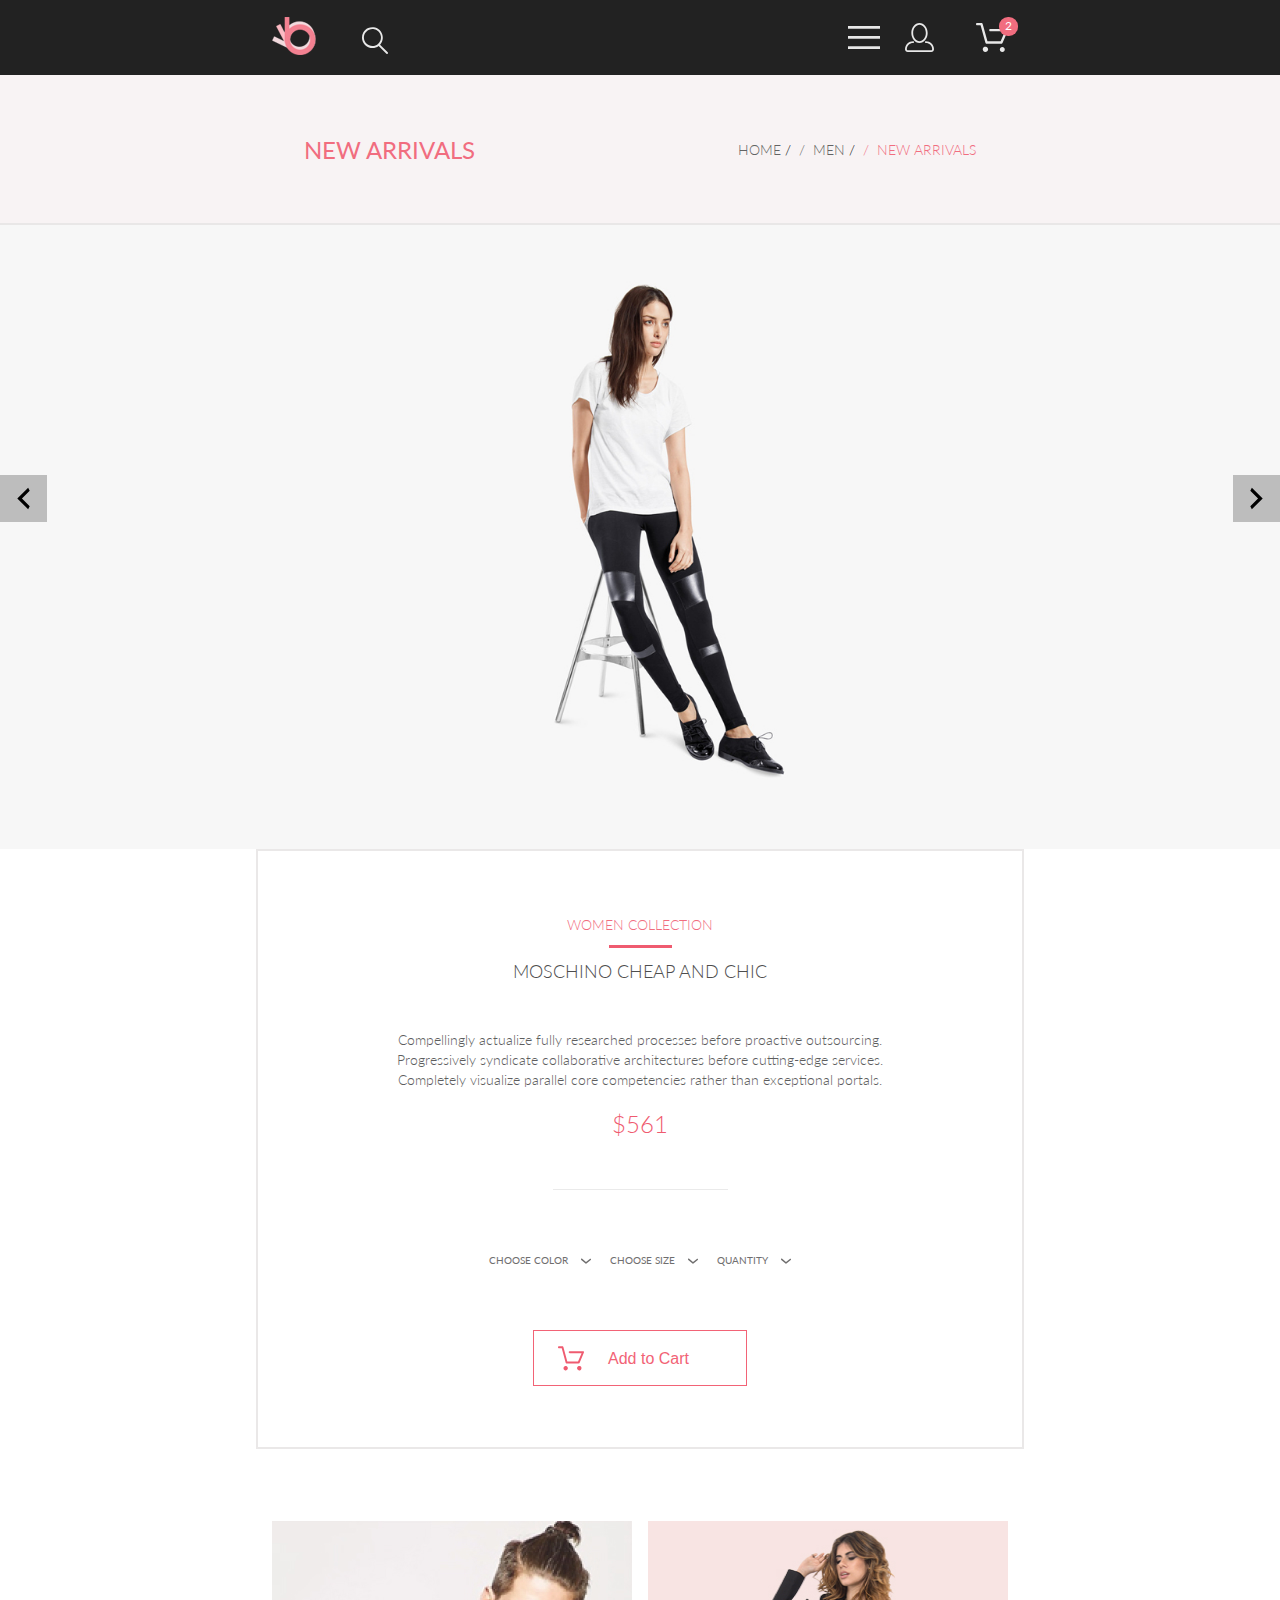
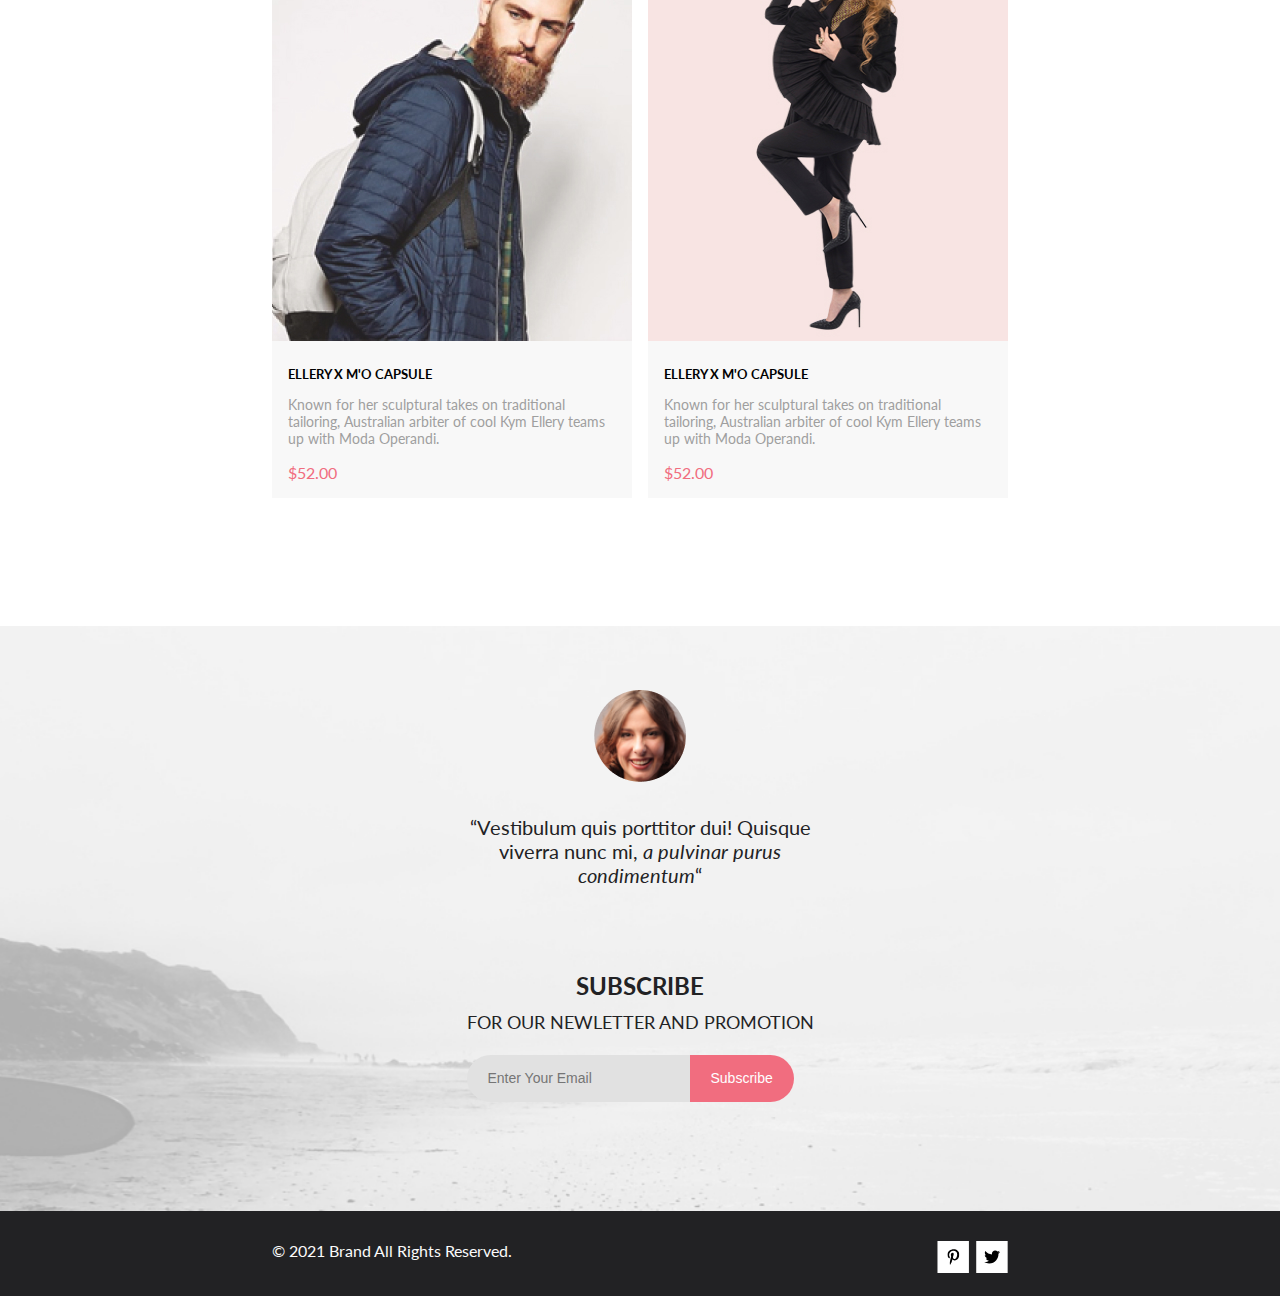
<file: product.html>
<!DOCTYPE html>
<html lang="en">

<head>
    <meta charset="UTF-8">
    <meta http-equiv="X-UA-Compatible" content="IE=edge">
    <link rel="stylesheet" href="style.css">
    <meta name="viewport" content="width=device-width, initial-scale=1.0">
    <title>Product</title>
</head>

<body>
    <div class="box_content">
        <div class="top__catalog">
            <div class="header">
                <div class="container">
                    <div class="header__icons">
                        <div class="header__left">
                            <a href="index.html"><img src="image/image_index/logo.svg" alt="logo" class="logo"></a>
                            <img src="image/image_index/search.svg" alt="search" class="search">
                        </div>
                        <div class="header__right">
                            <input type="checkbox" id="menu_bar">
                            <nav class="top_menu">
                                <a href="" class="top_menu_close">
                                    <img src="image/image_index/menu-close.svg" alt="close"></a>
                                <a href="#" class="top_menu_categories"> MENU</a>
                                <details class="top_menu_block">
                                    <summary class="top_menu_categories">MAN </summary>
                                    <a href="catalog.html">Accessories</a>
                                    <a href="catalog.html">Bags</a>
                                    <a href="catalog.html">Denim</a>
                                    <a href="catalog.html">T-Shirts</a>
                                </details>
                                <details class="top_menu_block">
                                    <summary class="top_menu_categories">WOMAN </summary>
                                    <a href="catalog.html">Accessories</a>
                                    <a href="catalog.html">Jackets & Coats</a>
                                    <a href="catalog.html">Polos</a>
                                    <a href="catalog.html">T-Shirts</a>
                                    <a href="catalog.html">Shirts</a>
                                </details>
                                <details class="top_menu_block">
                                    <summary class="top_menu_categories">KIDS </summary>
                                    <a href="catalog.html">Accessories</a>
                                    <a href="catalog.html">Jackets & Coats</a>
                                    <a href="catalog.html">Polos</a>
                                    <a href="catalog.html">T-Shirts</a>
                                    <a href="catalog.html">Shirts</a>
                                    <a href="catalog.html">Bags</a>
                                </details>
                            </nav>
                            <label for="menu_bar">
                                <img src="image/image_index/bar.svg" alt="bar" class="bar">
                            </label>
                            <a href="registration.html"><img src="image/image_index/user.svg" alt="user"
                                    class="user"></a>
                            <div class="count_cart">
                                <a href="cart.html"><img src="image/image_index/cart.svg" alt="cart" class="cart"></a>
                                <span>2</span>
                            </div>
                        </div>
                    </div>
                </div>
            </div>
            <div class="top__catalog-back">
                <div class="top__catalog-text container">
                    <div class="top__catalog-title"> new arrivals </div>
                    <div>
                        <a href="index.html" class="top_nav"> home </a>/
                        <a href="catalog.html" class="top_nav"> men </a>/
                        <a href="catalog.html" class="top_nav"> new arrivals</a>
                    </div>
                </div>
            </div>
        </div>

        <div class="product__slider">
            <svg class="left-vector" width="47" height="47" viewBox="0 0 47 47" fill="none"
                xmlns="http://www.w3.org/2000/svg">
                <path d="M47 0H0V47H47V0Z" fill="#2A2A2A" fill-opacity="0.15" />
                <path
                    d="M29.6998 15.7499L21.9498 23.4999L29.6998 31.2499L28.1498 34.3499L17.2998 23.4999L28.1498 12.6499L29.6998 15.7499Z"
                    fill="black" />
            </svg>
            <img src="image/image_product/producrt_Slider.jpg" alt="slide1" class="product__slide">
            <svg class="right-vector" width="47" height="47" viewBox="0 0 47 47" fill="none"
                xmlns="http://www.w3.org/2000/svg">
                <path d="M47 0H0V47H47V0Z" fill="#2A2A2A" fill-opacity="0.15" />
                <path
                    d="M17.2998 31.2499L25.0498 23.4999L17.2998 15.7499L18.8498 12.6499L29.6998 23.4999L18.8498 34.3499L17.2998 31.2499Z"
                    fill="black" />
            </svg>
        </div>

        <div class="collection container">
            <div class="collection-categories">
                WOMEN COLLECTION
            </div>
            <div class="collection-divider-pink"></div>
            <div class="collection-heading">
                MOSCHINO CHEAP AND CHIC
            </div>
            <div class="collection-text">
                Compellingly actualize fully researched processes before proactive outsourcing. Progressively syndicate
                collaborative architectures before cutting-edge services. Completely visualize parallel core
                competencies
                rather
                than exceptional portals.
            </div>
            <div class="collection-cost">
                $561
            </div>
            <div class="collection-divider-grey"></div>
            <div class="collection-navigation">
                <div>CHOOSE COLOR
                    <img src="image/image_product/nav-Vector.svg" alt="vector">
                </div>
                <div>CHOOSE SIZE
                    <img src="image/image_product/nav-Vector.svg" alt="vector">
                </div>
                <div>QUANTITY
                    <img src="image/image_product/nav-Vector.svg" alt="vector">
                </div>
            </div>
            <button class="collection-button">
                <img src="image/image_product/cart-pink.svg" alt="cart">
                <span> Add to Cart </span>
            </button>
        </div>

        <div class="products container products_product_margin_bottom">
            <div class="cards cards_index_padding_top">
                <div class="card">
                    <div class="card-img-button">
                        <img src="image/image_index/card1.jpg" alt="card1" class="card-img">
                        <div class="card_back">
                            <button class="card_button">
                                <img src="image/image_index/cart.svg" alt="cart">
                                <span> Add to Cart </span>
                            </button>
                        </div>
                    </div>
                    <div class="card-text">
                        <h6 class="card-heading">ellery x m'o capsule</h6>
                        <p class="text">Known for her sculptural takes on traditional tailoring, Australian arbiter of
                            cool
                            Kym
                            Ellery teams up with Moda Operandi.</p>
                        <p class="card-price">$52.00</p>
                    </div>
                </div>
                <div class="card">
                    <div class="card-img-button">
                        <img src="image/image_index/card2.jpg" alt="card2" class="card-img">
                        <div class="card_back">
                            <button class="card_button">
                                <img src="image/image_index/cart.svg" alt="cart">
                                <span> Add to Cart </span>
                            </button>
                        </div>
                    </div>
                    <div class="card-text">
                        <h6 class="card-heading">ellery x m'o capsule</h6>
                        <p class="text">Known for her sculptural takes on traditional tailoring, Australian arbiter of
                            cool
                            Kym
                            Ellery teams up with Moda Operandi.</p>
                        <p class="card-price">$52.00</p>
                    </div>
                </div>
                <div class="card products_product_card-none">
                    <div class="card-img-button">
                        <img src="image/image_index/card3.jpg" alt="card3" class="card-img">
                        <div class="card_back">
                            <button class="card_button">
                                <img src="image/image_index/cart.svg" alt="cart">
                                <span> Add to Cart </span>
                            </button>
                        </div>
                    </div>
                    <div class="card-text">
                        <h6 class="card-heading">ellery x m'o capsule</h6>
                        <p class="text">Known for her sculptural takes on traditional tailoring, Australian arbiter of
                            cool
                            Kym
                            Ellery teams up with Moda Operandi.</p>
                        <p class="card-price">$52.00</p>
                    </div>
                </div>
            </div>
        </div>

        <footer>
            <div class="footer__top footer__top-none">
                <div class="advantages container">
                    <div class="advantage">
                        <img src="image/image_index/advantage-icon1.svg" alt="advantage-icon1" class="advantage-icon">
                        <div class="advantage-heading">
                            Free Delivery
                        </div>
                        <div class="advantage-text text">
                            Worldwide delivery on all. Authorit tively morph next-generation innov tion with extensive
                            models.
                        </div>
                    </div>
                    <div class="advantage">
                        <img src="image/image_index/advantage-icon2.svg" alt="advantage-icon2" class="advantage-icon">
                        <div class="advantage-heading">
                            Sales & discounts
                        </div>
                        <div class="advantage-text text">
                            Worldwide delivery on all. Authorit tively morph next-generation innov tion with extensive
                            models.
                        </div>
                    </div>
                    <div class="advantage">
                        <img src="image/image_index/advantage-icon3.svg" alt="advantage-icon3" class="advantage-icon">
                        <div class="advantage-heading">
                            Quality assurance
                        </div>
                        <div class="advantage-text text">
                            Worldwide delivery on all. Authorit tively morph next-generation innov tion with extensive
                            models.
                        </div>
                    </div>
                </div>
            </div>
            <div class="footer_back_img">
                <div class="footer__bottom container">
                    <div class="footer__bottom-left">
                        <img src="image/image_index/footer_face.jpg" alt="face" class="footer-face">
                        <p class="footer-text">
                            “Vestibulum quis porttitor dui! Quisque viverra nunc mi, <span>a pulvinar purus
                                condimentum</span>“
                        </p>
                    </div>
                    <div class="subscribe">
                        <p class="subscribe-title">subscribe </p>
                        <p class="subscribe-text"> for our newletter and promotion</p>
                        <form class="subscribe-form">
                            <input type="email" placeholder="Enter Your Email" class="subscribe-input">
                            <input type="submit" value="Subscribe" class="subscribe-button">
                        </form>
                    </div>
                </div>
            </div>
            <div class="footer__rights">
                <div class="container">
                    <div class="contacts">
                        <img src="image/image_index/footer_contacts3.svg" alt="social_network" class="soc_network">
                        <img src="image/image_index/footer_contacts4.svg" alt="social_network" class="soc_network">
                    </div>
                    <div class="rights">
                        &copy; 2021 Brand All Rights Reserved.
                    </div>
                </div>
            </div>
        </footer>
    </div>

</body>

</html>
</file>
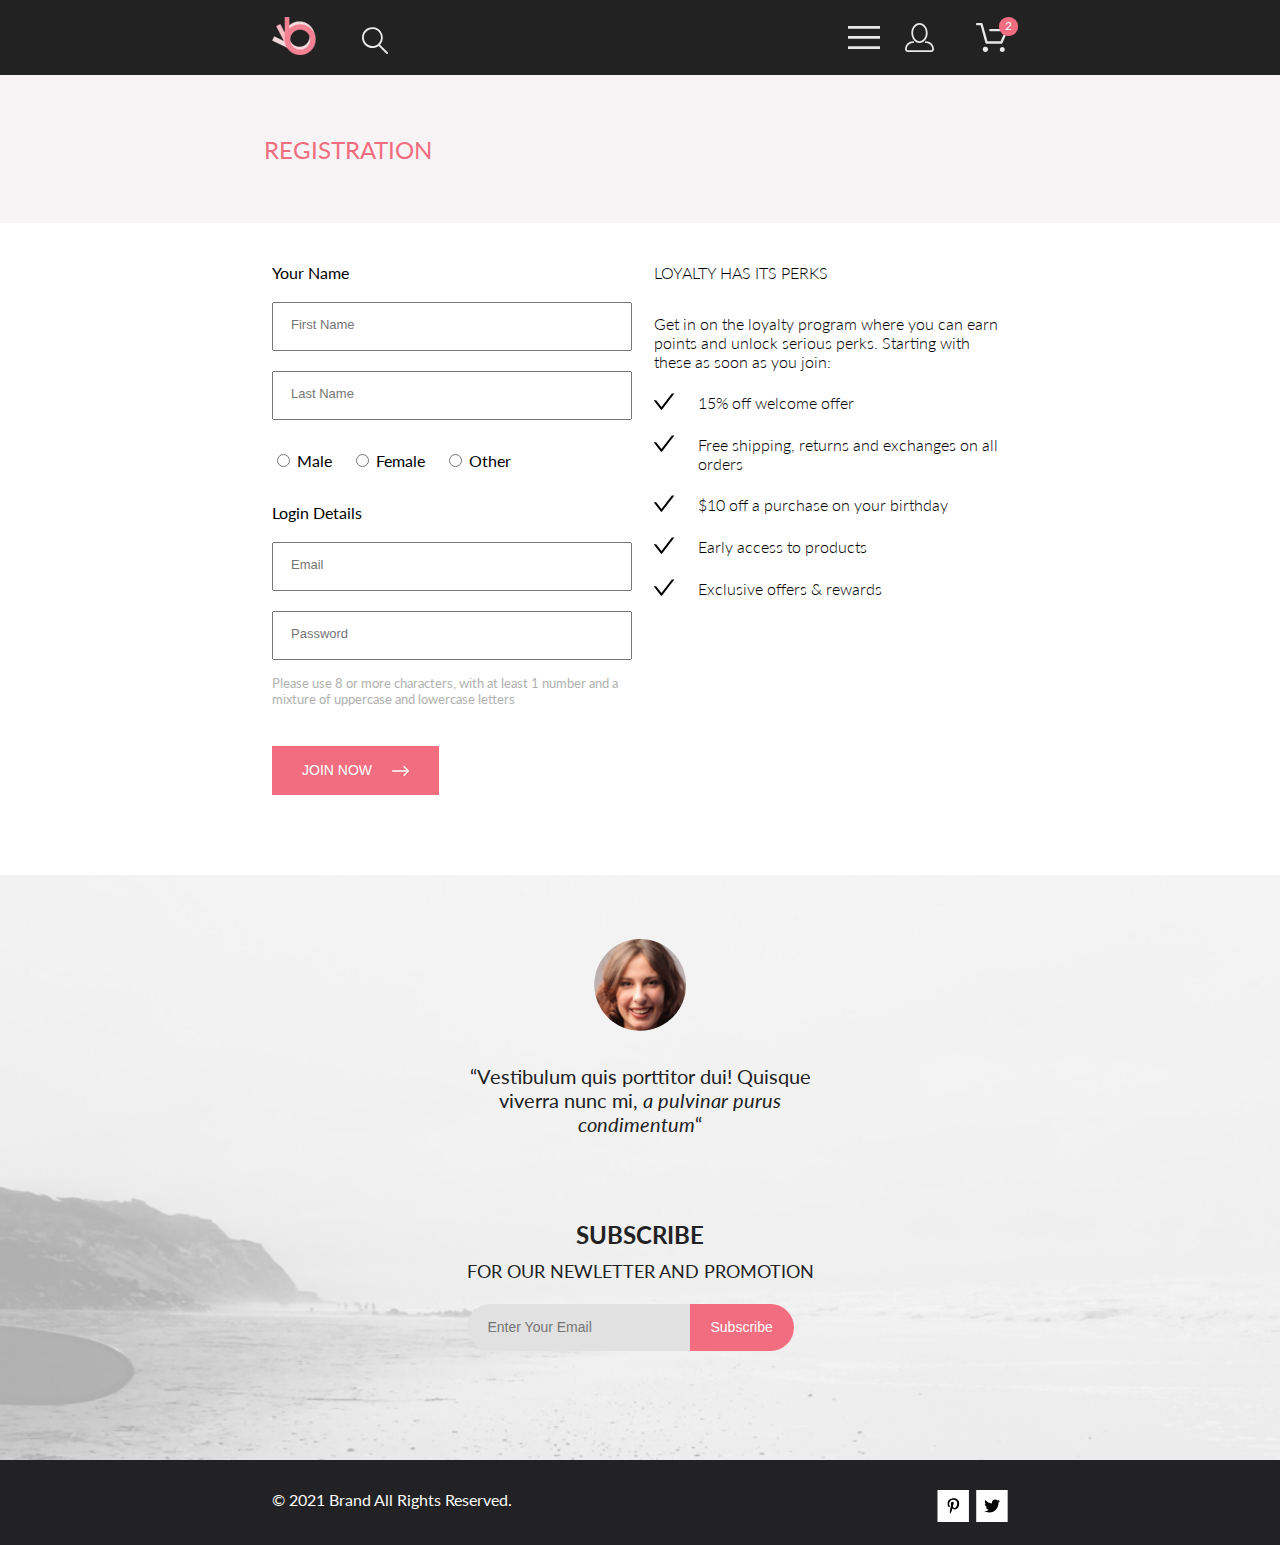
<file: registration.html>
<!DOCTYPE html>
<html lang="en">

<head>
    <meta charset="UTF-8">
    <meta http-equiv="X-UA-Compatible" content="IE=edge">
    <link rel="stylesheet" href="style.css">
    <meta name="viewport" content="width=device-width, initial-scale=1.0">
    <title>Registration</title>
</head>

<body>
    <div class="box_content">
        <div class="top__registration">
            <div class="header">
                <div class="container">
                    <div class="header__icons">
                        <div class="header__left">
                            <a href="index.html"><img src="image/image_index/logo.svg" alt="logo" class="logo"></a>
                            <img src="image/image_index/search.svg" alt="search" class="search">
                        </div>
                        <div class="header__right">
                            <input type="checkbox" id="menu_bar">
                            <nav class="top_menu">
                                <a href="#" class="top_menu_close">
                                    <img src="image/image_index/menu-close.svg" alt="close"></a>
                                <a href="#" class="top_menu_categories"> MENU</a>
                                <details class="top_menu_block">
                                    <summary class="top_menu_categories">MAN </summary>
                                    <a href="catalog.html">Accessories</a>
                                    <a href="catalog.html">Bags</a>
                                    <a href="catalog.html">Denim</a>
                                    <a href="catalog.html">T-Shirts</a>
                                </details>
                                <details class="top_menu_block">
                                    <summary class="top_menu_categories">WOMAN </summary>
                                    <a href="catalog.html">Accessories</a>
                                    <a href="catalog.html">Jackets & Coats</a>
                                    <a href="catalog.html">Polos</a>
                                    <a href="catalog.html">T-Shirts</a>
                                    <a href="catalog.html">Shirts</a>
                                </details>
                                <details class="top_menu_block">
                                    <summary class="top_menu_categories">KIDS </summary>
                                    <a href="catalog.html">Accessories</a>
                                    <a href="catalog.html">Jackets & Coats</a>
                                    <a href="catalog.html">Polos</a>
                                    <a href="catalog.html">T-Shirts</a>
                                    <a href="catalog.html">Shirts</a>
                                    <a href="catalog.html">Bags</a>
                                </details>
                            </nav>
                            <label for="menu_bar">
                                <img src="image/image_index/bar.svg" alt="bar" class="bar">
                            </label>
                            <a href="#"><img src="image/image_index/user.svg" alt="user" class="user"></a>
                            <div class="count_cart">
                                <a href="cart.html"><img src="image/image_index/cart.svg" alt="cart" class="cart"></a>
                                <span>2</span>
                            </div>
                        </div>
                    </div>
                </div>
            </div>

            <div class="top__cart-back">
                <div class="container">
                    <p>REGISTRATION</p>
                </div>
            </div>
        </div>

        <div class="container">
            <div class="registration__form">
                <form action="#">
                    <div class="form__text">Your Name</div>
                    <input type="text" placeholder="First Name">
                    <input type="text" placeholder="Last Name"> <br>
                    <div class="gender">
                        <input type="radio" name="gender" id="gender"> Male
                        <input type="radio" name="gender" id="gender"> Female
                        <input type="radio" name="gender" id="gender"> Other
                    </div>
                    <div class="form__text">Login Details</div>
                    <input type="email" placeholder="Email">
                    <input type="password" placeholder="Password">
                    <div class="form__text rule-password">Please use 8 or more characters, with at least 1 number and a
                        mixture of uppercase and lowercase letters </div>
                    <button>
                        Join now
                        <img src="image/image_registr/arrow.svg" alt="arrow">
                    </button>
                </form>

                <div class="loyalty_parks">
                    <div class="loyalty_parks-heading">
                        Loyalty has its perks
                    </div>
                    <div class="loyalty_parks-text">
                        Get in on the loyalty program where you can earn points and unlock serious perks. Starting with
                        these as soon as you join:
                    </div>
                    <ul>
                        <li>15% off welcome offer </li>
                        <li>Free shipping, returns and exchanges on all orders</li>
                        <li>$10 off a purchase on your birthday</li>
                        <li>Early access to products</li>
                        <li>Exclusive offers & rewards</li>
                    </ul>
                </div>
            </div>
        </div>

        <footer>
            <div class="footer__top footer__top-none">
                <div class="advantages container">
                    <div class="advantage">
                        <img src="image/image_index/advantage-icon1.svg" alt="advantage-icon1" class="advantage-icon">
                        <div class="advantage-heading">
                            Free Delivery
                        </div>
                        <div class="advantage-text text">
                            Worldwide delivery on all. Authorit tively morph next-generation innov tion with extensive
                            models.
                        </div>
                    </div>
                    <div class="advantage">
                        <img src="image/image_index/advantage-icon2.svg" alt="advantage-icon2" class="advantage-icon">
                        <div class="advantage-heading">
                            Sales & discounts
                        </div>
                        <div class="advantage-text text">
                            Worldwide delivery on all. Authorit tively morph next-generation innov tion with extensive
                            models.
                        </div>
                    </div>
                    <div class="advantage">
                        <img src="image/image_index/advantage-icon3.svg" alt="advantage-icon3" class="advantage-icon">
                        <div class="advantage-heading">
                            Quality assurance
                        </div>
                        <div class="advantage-text text">
                            Worldwide delivery on all. Authorit tively morph next-generation innov tion with extensive
                            models.
                        </div>
                    </div>
                </div>
            </div>
            <div class="footer_back_img">
                <div class="footer__bottom container">
                    <div class="footer__bottom-left">
                        <img src="image/image_index/footer_face.jpg" alt="face" class="footer-face">
                        <p class="footer-text">
                            “Vestibulum quis porttitor dui! Quisque viverra nunc mi, <span>a pulvinar purus
                                condimentum</span>“
                        </p>
                    </div>
                    <div class="subscribe">
                        <p class="subscribe-title">subscribe </p>
                        <p class="subscribe-text"> for our newletter and promotion</p>
                        <form class="subscribe-form">
                            <input type="email" placeholder="Enter Your Email" class="subscribe-input">
                            <input type="submit" value="Subscribe" class="subscribe-button">
                        </form>
                    </div>
                </div>
            </div>
            <div class="footer__rights">
                <div class="container">
                    <div class="contacts">
                        <img src="image/image_index/footer_contacts3.svg" alt="social_network" class="soc_network">
                        <img src="image/image_index/footer_contacts4.svg" alt="social_network" class="soc_network">
                    </div>
                    <div class="rights">
                        &copy; 2021 Brand All Rights Reserved.
                    </div>
                </div>
            </div>
        </footer>
    </div>

</body>

</html>
</file>
<file: style.css>
@import url("https://fonts.googleapis.com/css2?family=Lato:wght@300;400;700;900&display=swap");
body {
  margin: 0;
  padding: 0;
  font-family: 'Lato', sans-serif;
}

.container {
  margin: 0 auto;
  max-width: 343px;
  padding: 0 16px;
}

.box_content {
  overflow: hidden;
}

.header {
  background-color: #222222;
  height: 74px;
  position: relative;
}

.header__icons {
  height: 74px;
  display: -webkit-box;
  display: -ms-flexbox;
  display: flex;
  -webkit-box-pack: justify;
      -ms-flex-pack: justify;
          justify-content: space-between;
  -webkit-box-align: center;
      -ms-flex-align: center;
          align-items: center;
}

.header .logo {
  margin-right: 41px;
}

.header .user,
.header .cart,
.header .header__right span {
  display: none;
}

.header .count_cart {
  position: relative;
}

.header__right {
  display: -webkit-box;
  display: -ms-flexbox;
  display: flex;
  -webkit-box-align: center;
      -ms-flex-align: center;
          align-items: center;
}

.header__right span {
  font-size: 12px;
  line-height: 17px;
  text-align: center;
  color: #FFFFFF;
  background-color: #F16D7F;
  width: 19px;
  height: 19px;
  border-radius: 9px;
  position: absolute;
  right: -10px;
  top: -6px;
}

.header .top_menu {
  position: absolute;
  right: -425px;
  top: 75px;
  width: 100%;
  text-align: center;
  min-height: 362px;
  background: #FFFFFF;
  -webkit-box-shadow: 6px 4px 35px rgba(0, 0, 0, 0.21);
          box-shadow: 6px 4px 35px rgba(0, 0, 0, 0.21);
  padding-top: 34px;
  padding-bottom: 75px;
  -webkit-box-sizing: border-box;
          box-sizing: border-box;
  z-index: 3;
  -webkit-transition-property: -webkit-transform;
  transition-property: -webkit-transform;
  transition-property: transform;
  transition-property: transform, -webkit-transform;
  -webkit-transition-duration: 0.3s;
          transition-duration: 0.3s;
  -webkit-transition-delay: 0.3s;
          transition-delay: 0.3s;
  -webkit-transition-timing-function: ease;
          transition-timing-function: ease;
}

.header .top_menu_block a:hover {
  color: #EF5B70;
}

.header .top_menu .top_menu_categories {
  color: #F16D7F;
  cursor: pointer;
}

.header .top_menu_categories:nth-child(2) {
  color: #000000;
  margin-bottom: 40px;
  cursor: default;
}

.header .top_menu_categories:not(:nth-child(2)) {
  margin-top: 21px;
  margin-bottom: 12px;
}

.header .top_menu a {
  text-decoration: none;
  display: block;
  font-size: 14px;
  line-height: 17px;
  color: #6F6E6E;
}

.header .top_menu a + a {
  margin-top: 11px;
}

.header .top_menu img {
  position: absolute;
  right: 16px;
  top: 16px;
}

.header .top_menu_block summary {
  display: -webkit-box;
  display: -ms-flexbox;
  display: flex;
  -webkit-box-pack: center;
      -ms-flex-pack: center;
          justify-content: center;
}

@media (min-width: 768px) {
  .header .top_menu {
    width: 232px;
    right: -1030px;
    padding-left: 37px;
    text-align: start;
    min-height: 493px;
  }
  .header .top_menu a {
    padding-left: 26px;
  }
  .header .top_menu_block summary {
    -webkit-box-pack: start;
        -ms-flex-pack: start;
            justify-content: start;
  }
  .header .top_menu_categories:not(:nth-child(2)) {
    margin-top: 20px;
    margin-bottom: 24px;
  }
  .header .top_menu_categories:nth-child(2) {
    color: #000000;
    margin-bottom: 24px;
  }
}

@media (min-width: 1100px) {
  .header .top_menu {
    min-height: 693px;
  }
}

@media (min-width: 1600px) {
  .header .top_menu {
    min-height: 764px;
  }
}

.header #menu_bar:checked + .top_menu {
  -webkit-transform: translateX(-425px);
          transform: translateX(-425px);
}

@media (min-width: 768px) {
  .header #menu_bar:checked + .top_menu {
    -webkit-transform: translateX(-1030px);
            transform: translateX(-1030px);
  }
}

.header #menu_bar {
  visibility: hidden;
}

.header label {
  cursor: pointer;
  display: -webkit-box;
  display: -ms-flexbox;
  display: flex;
  -webkit-box-align: center;
      -ms-flex-align: center;
          align-items: center;
}

.top_banner {
  background-color: #F1E4E6;
}

.top__back {
  min-height: 363px;
  max-width: 1600px;
  display: -webkit-box;
  display: -ms-flexbox;
  display: flex;
  margin: 0 auto;
  position: relative;
}

.top__back .top_img {
  display: none;
  width: 50%;
}

.top__back .top-men {
  height: inherit;
  display: block;
  width: 100%;
}

.top__back .top__title-line {
  display: inline-block;
  width: 12px;
  margin-right: 15px;
}

.top__back .top__title {
  width: 100%;
  text-transform: uppercase;
  font-weight: bold;
  font-size: 20px;
  line-height: 24px;
  color: #222222;
  background-color: #F1E4E6;
  display: -webkit-box;
  display: -ms-flexbox;
  display: flex;
  -webkit-box-align: center;
      -ms-flex-align: center;
          align-items: center;
  -webkit-box-pack: center;
      -ms-flex-pack: center;
          justify-content: center;
}

.top__back .big-title {
  font-weight: 900;
  font-size: 38px;
  line-height: 46px;
}

.top__back .red-title {
  color: #F16D7F;
}

.category {
  margin-top: 64px;
  margin-bottom: 64px;
  display: -ms-grid;
  display: grid;
  -ms-grid-columns: 1fr;
      grid-template-columns: 1fr;
  gap: 32px;
}

.category__menu {
  position: relative;
}

.category-text {
  position: absolute;
  width: 100%;
  top: 34%;
  text-transform: uppercase;
  text-align: center;
  font-size: 16px;
  line-height: 19px;
  text-align: center;
  color: #FFFFFF;
}

.category .red-category {
  font-size: 24px;
  line-height: 29px;
  text-align: center;
  color: #F16D7F;
}

.category-img {
  width: 100%;
  display: block;
}

.category_accesories {
  height: 111px;
  -o-object-fit: cover;
     object-fit: cover;
}

.products__heading {
  font-size: 30px;
  line-height: 36px;
  color: #222222;
  text-align: center;
}

.products .text {
  font-size: 14px;
  line-height: 17px;
  color: #9F9F9F;
}

.products__heading + .text {
  text-align: center;
}

.products .cards {
  display: -ms-grid;
  display: grid;
  -ms-grid-columns: (1fr)[1];
      grid-template-columns: repeat(1, 1fr);
  gap: 15px;
}

.products .cards_index_padding_top {
  margin-top: 64px;
}

.products .card {
  background-color: #F8F8F8;
  position: relative;
}

.products .card-heading {
  margin-top: 25px;
  margin-bottom: 13px;
  text-transform: uppercase;
  font-size: 13px;
  line-height: 16px;
  color: #000000;
}

.products .card-img {
  width: 100%;
  display: block;
}

.products .card-price {
  font-size: 16px;
  line-height: 19px;
  color: #F16D7F;
}

.products .card-text {
  padding: 0 16px;
}

.products .card_back {
  display: none;
  width: 100%;
  -webkit-box-align: stretch;
      -ms-flex-align: stretch;
          align-items: stretch;
  background: rgba(58, 56, 56, 0.86);
  position: absolute;
  left: 0;
  top: 0;
}

.products .card_button {
  display: -webkit-box;
  display: -ms-flexbox;
  display: flex;
  padding: 13px 16px 13px 14px;
  border: 1px solid #FFFFFF;
  -webkit-box-sizing: border-box;
          box-sizing: border-box;
  background: rgba(58, 56, 56, 0.01);
  margin: 50% auto;
  cursor: pointer;
  -webkit-transition-property: -webkit-transform;
  transition-property: -webkit-transform;
  transition-property: transform;
  transition-property: transform, -webkit-transform;
}

.products .card-img-button {
  width: inherit;
  position: relative;
}

.products .card_button span {
  display: block;
  padding-left: 11px;
  margin-top: auto;
  margin-bottom: auto;
  text-decoration: none;
  color: #FFFFFF;
  font-size: 14px;
  line-height: 17px;
}

.products .card_button img {
  width: 32px;
}

.products__all-link {
  cursor: pointer;
  padding: 15px 39px;
  display: block;
  text-align: center;
  margin-top: 40px;
  border: 1px solid #F16D7F;
  margin-left: auto;
  margin-right: auto;
}

.products__all-link a {
  text-decoration: none;
  font-size: 16px;
  line-height: 19px;
  color: #F26376;
}

.products_index_margin_bottom {
  margin-bottom: 96px;
}

.footer__top {
  background-color: #222224;
}

.footer__top .advantages {
  font-size: 14px;
  line-height: 17px;
  text-align: center;
  color: #FBFBFB;
  display: -ms-grid;
  display: grid;
  -ms-grid-columns: (minmax(300px, 360px))[1];
      grid-template-columns: repeat(1, minmax(300px, 360px));
  gap: 46px;
  -webkit-box-pack: center;
      -ms-flex-pack: center;
          justify-content: center;
  padding-top: 48px;
  padding-bottom: 81px;
}

.footer__top .advantages-heading {
  margin-top: 27px;
  margin-bottom: 14px;
  font-size: 20px;
  line-height: 24px;
}

.footer_back_img {
  background-image: url(image/image_index/footer_photo.jpg);
  background-size: cover;
  background-position-x: -450px;
  padding-top: 64px;
  padding-bottom: 109px;
}

.footer__bottom {
  display: -webkit-box;
  display: -ms-flexbox;
  display: flex;
  -webkit-box-orient: vertical;
  -webkit-box-direction: normal;
      -ms-flex-direction: column;
          flex-direction: column;
  text-align: center;
  -webkit-box-align: center;
      -ms-flex-align: center;
          align-items: center;
}

.footer__bottom .footer-text {
  font-size: 18px;
  line-height: 22px;
  text-align: center;
  color: #222224;
  margin-top: 30px;
  margin-bottom: 60px;
  max-width: 343px;
}

.footer__bottom .footer-text span {
  font-style: italic;
}

.footer__bottom .subscribe {
  font-size: 14px;
  line-height: 153%;
  text-align: center;
  color: #222224;
  text-transform: uppercase;
}

.footer__bottom .subscribe-title {
  font-weight: bold;
  font-size: 24px;
  margin-bottom: -10px;
}

.footer__bottom .subscribe-form {
  max-width: 341px;
}

.footer__bottom .subscribe-input {
  font-size: 14px;
  line-height: 17px;
  background-color: #E1E1E1;
  padding: 15px 21px;
  border-top-left-radius: 30px;
  border-bottom-left-radius: 30px;
  border: none;
  float: left;
  max-width: 140px;
}

.footer__bottom .subscribe-button {
  background-color: #F16D7F;
  font-size: 14px;
  line-height: 17px;
  color: #FFFFFF;
  border: none;
  padding: 15px 21px;
  border-top-right-radius: 30px;
  border-bottom-right-radius: 30px;
  float: left;
  cursor: pointer;
}

.footer__rights .container {
  display: -webkit-box;
  display: -ms-flexbox;
  display: flex;
  -webkit-box-orient: vertical;
  -webkit-box-direction: normal;
      -ms-flex-direction: column;
          flex-direction: column;
  -webkit-box-pack: center;
      -ms-flex-pack: center;
          justify-content: center;
}

.footer__rights {
  background: #222224;
  padding-top: 43px;
}

.footer__rights .rights {
  font-size: 16px;
  line-height: 19px;
  color: #FBFBFB;
  padding-bottom: 9px;
  text-align: center;
}

.footer__rights .contacts {
  display: -webkit-box;
  display: -ms-flexbox;
  display: flex;
  -webkit-box-pack: center;
      -ms-flex-pack: center;
          justify-content: center;
  margin-bottom: 40px;
  cursor: pointer;
}

.footer__rights .soc_network:hover {
  -webkit-transform: scale(1.2);
          transform: scale(1.2);
}

.footer__rights .soc_network + .soc_network {
  margin-left: 7px;
}

@media (min-width: 768px) {
  .container {
    max-width: 736px;
    padding: 0 32px;
  }
  .header {
    height: 75px;
  }
  .header .header__right {
    display: -webkit-box;
    display: -ms-flexbox;
    display: flex;
  }
  .header .user,
  .header .cart,
  .header .header__right span {
    display: block;
  }
  .header .user {
    margin-left: 25px;
    margin-right: 42px;
  }
  .top__back {
    min-height: 368px;
  }
  .top__back .top_img {
    display: block;
  }
  .top__back .big-title {
    font-size: 44px;
    line-height: 53px;
  }
  .top__back .top-men {
    height: inherit;
  }
  .top__back .top__title {
    width: 50%;
    font-size: 24px;
    line-height: 29px;
    -webkit-box-pack: start;
        -ms-flex-pack: start;
            justify-content: flex-start;
    padding-left: 40px;
    -webkit-box-sizing: border-box;
            box-sizing: border-box;
  }
  .category {
    margin-top: 19px;
    margin-bottom: 154px;
    -ms-grid-columns: 1fr 1fr 1fr;
        grid-template-columns: 1fr 1fr 1fr;
    gap: 19px;
  }
  .category_accesories_width {
    -ms-grid-column: 1;
    -ms-grid-column-span: 3;
    grid-column: 1/4;
    -ms-grid-row: 2;
    grid-row: 2/2;
  }
  .category_accesories {
    height: 116px;
  }
  .products .cards_index_padding_top {
    margin-top: 72px;
  }
  .products .cards {
    display: -ms-grid;
    display: grid;
    -ms-grid-columns: (1fr)[2];
        grid-template-columns: repeat(2, 1fr);
    gap: 16px;
  }
  .products_index_margin_bottom {
    margin-bottom: 64px;
  }
  .footer__bottom .footer-text {
    font-size: 20px;
    line-height: 24px;
    max-width: 359px;
  }
  .footer__bottom .subscribe {
    font-size: 18px;
    line-height: 162%;
  }
  .footer__bottom .subscribe-title {
    font-size: 24px;
  }
  .footer__bottom .subscribe-input {
    max-width: 270px;
  }
  .footer__rights .container {
    -webkit-box-orient: horizontal;
    -webkit-box-direction: reverse;
        -ms-flex-direction: row-reverse;
            flex-direction: row-reverse;
    -webkit-box-pack: justify;
        -ms-flex-pack: justify;
            justify-content: space-between;
  }
  .footer__rights {
    padding-top: 30px;
  }
  .footer__rights .contacts {
    margin-bottom: 23px;
  }
}

@media (min-width: 1600px) {
  .container {
    max-width: 1140px;
    padding: 0;
  }
  .top__back {
    min-height: 764px;
  }
  .top__back .top_img {
    display: block;
  }
  .top__back .big-title {
    font-size: 48px;
    line-height: 58px;
  }
  .top__back .top-men {
    height: inherit;
  }
  .top__back .top__title {
    font-size: 32px;
    line-height: 38px;
    -webkit-box-pack: start;
        -ms-flex-pack: start;
            justify-content: flex-start;
    padding-left: 64px;
    -webkit-box-sizing: border-box;
            box-sizing: border-box;
  }
  .card-img-button:hover .card_back {
    display: block;
  }
  .category {
    margin-top: 64px;
    margin-bottom: 97px;
    -ms-grid-columns: 1fr 1fr 1fr;
        grid-template-columns: 1fr 1fr 1fr;
    gap: 30px;
  }
  .category_accesories {
    height: 180px;
  }
  .products .cards_index_padding_top {
    margin-top: 48px;
  }
  .products .cards {
    display: -ms-grid;
    display: grid;
    -ms-grid-columns: (1fr)[3];
        grid-template-columns: repeat(3, 1fr);
    gap: 30px;
  }
  .products__all-link {
    color: #FFFFFF;
    background-color: #F16D7F;
  }
  .products_index_margin_bottom {
    margin-bottom: 96px;
  }
  .footer__top .advantages {
    -ms-grid-columns: (1fr)[3];
        grid-template-columns: repeat(3, 1fr);
    gap: 46px;
    -webkit-box-pack: center;
        -ms-flex-pack: center;
            justify-content: center;
    padding-top: 104px;
    padding-bottom: 104px;
  }
  .footer_back_img {
    background-position-x: 0;
    padding-bottom: 126px;
    padding-top: 97px;
  }
  .footer__bottom {
    -webkit-box-orient: horizontal;
    -webkit-box-direction: normal;
        -ms-flex-direction: row;
            flex-direction: row;
    -webkit-box-pack: justify;
        -ms-flex-pack: justify;
            justify-content: space-between;
  }
  .footer__bottom .footer-text {
    max-width: 340px;
  }
  .footer__bottom .subscribe {
    font-size: 12px;
    line-height: 167%;
  }
  .footer__bottom .subscribe-title {
    font-size: 24px;
  }
}

/*-----CATALOG----*/
.top__catalog-back {
  background: #F8F3F4;
}

.top__catalog-text {
  height: 148px;
  padding-top: 24px;
  padding-bottom: 46px;
  display: -webkit-box;
  display: -ms-flexbox;
  display: flex;
  -webkit-box-orient: vertical;
  -webkit-box-direction: normal;
      -ms-flex-direction: column;
          flex-direction: column;
  -webkit-box-align: center;
      -ms-flex-align: center;
          align-items: center;
  -webkit-box-sizing: border-box;
          box-sizing: border-box;
  font-weight: 300;
  font-size: 14px;
  line-height: 17px;
  text-transform: uppercase;
}

.top__catalog-text a {
  text-decoration: none;
  color: #636363;
}

.top__catalog-title {
  font-weight: normal;
  font-size: 24px;
  line-height: 29px;
  color: #F16D7F;
  margin-bottom: 32px;
}

.top__catalog-text a:last-child {
  color: #F16D7F;
}

.top__catalog .top_nav + .top_nav::before {
  content: "/";
  padding: 0 4px;
}

.filter__catalog {
  display: -webkit-box;
  display: -ms-flexbox;
  display: flex;
  -webkit-box-pack: justify;
      -ms-flex-pack: justify;
          justify-content: space-between;
  margin-top: 24px;
  position: relative;
}

.filter__catalog > div:first-child {
  height: 17px;
  width: 90px;
}

.filter__catalog .filter_left {
  text-transform: uppercase;
  font-weight: 600;
  font-size: 14px;
  line-height: 17px;
  color: #000000;
  display: -webkit-box;
  display: -ms-flexbox;
  display: flex;
  -webkit-box-align: center;
      -ms-flex-align: center;
          align-items: center;
  padding-left: 17px;
  cursor: pointer;
}

.filter__catalog .filter_left span {
  display: none;
}

.filter__catalog .filter_navigation[open] {
  width: 220px;
  min-height: 331px;
  background: #FFFFFF;
  -webkit-box-shadow: 6px 4px 35px rgba(0, 0, 0, 0.21);
          box-shadow: 6px 4px 35px rgba(0, 0, 0, 0.21);
  position: absolute;
  top: -13px;
  font-size: 12px;
  line-height: 14px;
  padding: 13px 16px 17px 0;
  -webkit-box-sizing: border-box;
          box-sizing: border-box;
  z-index: 3;
}

.filter__catalog .filter_navigation[open] summary {
  color: #EF5B70;
}

.filter__catalog .filter_navigation[open] path {
  fill: #EF5B70;
}

.filter__catalog .filter_navigation[open] .filter_category {
  color: #EF5B70;
  border-left: 5px solid #EF5B70;
  padding-left: 11px;
  line-height: 37px;
}

.filter__catalog .filter_navigation[open] .filter_category:last-child {
  margin-top: 18px;
}

.filter__catalog .filter_navigation[open] .filter_list {
  margin: 24px 33px;
}

.filter__catalog .filter_navigation[open] .filter_list a:hover {
  color: #EF5B70;
}

.filter__catalog .filter_navigation a {
  display: block;
  text-decoration: none;
  color: #6F6E6E;
}

.filter__catalog .filter_navigation a + a {
  margin-top: 11px;
}

.filter__catalog .filter_navigation hr {
  max-width: 327px;
  opacity: 0.2;
  margin-top: 0px;
}

.filter__catalog .filter_left-cont {
  padding-right: 11px;
}

.filter__catalog .filter_right {
  font-size: 12px;
  line-height: 14px;
  color: #6F6E6E;
  text-transform: uppercase;
  display: -ms-grid;
  display: grid;
  -ms-grid-columns: 115px 45px 54px;
      grid-template-columns: 115px 45px 54px;
  -webkit-column-gap: 23px;
          column-gap: 23px;
  padding-right: 7px;
  position: relative;
}

.filter__catalog .check_filter[open] {
  background: #FFFFFF;
  -webkit-box-shadow: 6px 4px 35px rgba(0, 0, 0, 0.21);
          box-shadow: 6px 4px 35px rgba(0, 0, 0, 0.21);
  padding: 7px 0 11px 9px;
  -webkit-box-sizing: border-box;
          box-sizing: border-box;
  color: #6F6E6E;
  position: absolute;
  z-index: 2;
}

.filter__catalog .check_filter[open] input {
  margin-top: 6px;
}

.filter__catalog .check_trend {
  top: -7px;
  right: 143px;
}

.filter__catalog .check_trend[open] {
  width: 133px;
}

.filter__catalog .check_size[open] {
  width: 89px;
  top: -7px;
  right: 49px;
}

.filter__catalog .check_price[open] {
  width: 131px;
  top: -7px;
  right: 0;
  padding-right: 7px;
}

.filter__catalog .check_price[open] .filter_price {
  -webkit-box-pack: end;
      -ms-flex-pack: end;
          justify-content: flex-end;
  padding-right: 0px;
}

.filter__catalog .filter_price {
  padding-right: 7px;
}

.filter__catalog .filter_trend,
.filter__catalog .filter_size,
.filter__catalog .filter_price {
  display: -webkit-box;
  display: -ms-flexbox;
  display: flex;
  cursor: pointer;
}

.filter__catalog .filter_trend img,
.filter__catalog .filter_size img,
.filter__catalog .filter_price img {
  padding-left: 9px;
}

.cards_catalog_padding_top {
  margin-top: 32px;
}

.products_catalog_margin_bottom {
  margin-bottom: 64px;
}

.img_add {
  display: none;
}

.pagination {
  width: 284px;
  height: 44px;
  border: 1px solid #EBEBEB;
  margin-left: auto;
  margin-right: auto;
  text-align: center;
  padding: 12px 16px;
  -webkit-box-sizing: border-box;
          box-sizing: border-box;
  margin-top: 40px;
  display: -webkit-box;
  display: -ms-flexbox;
  display: flex;
  -webkit-box-pack: justify;
      -ms-flex-pack: justify;
          justify-content: space-between;
}

.pagination a {
  text-decoration: none;
  font-weight: 300;
  font-size: 16px;
  line-height: 19px;
  color: #C4C4C4;
}

.pagination a:hover {
  color: #EF5B70;
}

@media (min-width: 768px) {
  .top__catalog-text {
    -webkit-box-orient: horizontal;
    -webkit-box-direction: normal;
        -ms-flex-direction: row;
            flex-direction: row;
    -webkit-box-pack: justify;
        -ms-flex-pack: justify;
            justify-content: space-between;
    padding-top: 0;
    padding-bottom: 0;
  }
  .top__catalog-title {
    margin-bottom: 0;
  }
  .filter__catalog {
    font-size: 14px;
    line-height: 17px;
  }
  .filter__catalog .filter_left span {
    display: inline;
  }
  .filter__catalog .filter_navigation[open] {
    font-size: 14px;
    line-height: 17px;
    width: 360px;
  }
  .filter__catalog .filter_right {
    font-size: 14px;
    line-height: 17px;
    padding-right: 24px;
    -ms-grid-columns: 132px 49px 59px;
        grid-template-columns: 132px 49px 59px;
  }
  .filter__catalog .check_trend[open] {
    width: 147px;
    right: 172px;
  }
  .filter__catalog .check_size[open] {
    right: 75px;
    width: 89px;
  }
  .filter__catalog .check_price[open] {
    right: 16px;
    width: 147px;
  }
  .filter__catalog .filter_price {
    padding-right: 7px;
  }
  .icon-filter {
    height: 10px;
    width: 15px;
    padding-left: 11px;
  }
  .cards_catalog_padding_top {
    margin-top: 40px;
  }
}

@media (min-width: 1600px) {
  .img_add {
    display: block;
  }
  .filter__catalog {
    -webkit-box-pack: start;
        -ms-flex-pack: start;
            justify-content: flex-start;
    margin-top: 51px;
  }
  .param_filter {
    margin-left: 320px;
    -ms-flex-item-align: center;
        -ms-grid-row-align: center;
        align-self: center;
  }
  .cards_catalog_padding_top {
    margin-top: 64px;
  }
  .products_index_margin_bottom {
    margin-bottom: 96px;
  }
  .pagination {
    margin-top: 48px;
  }
}

/*-----PRODUCT----*/
.product__slider {
  min-width: 320px;
  height: 624px;
  margin: 0 auto;
  background: #F7F7F7;
  border-top: 2px solid #e5e2e2ce;
  position: relative;
}

@media (min-width: 768px) {
  .product__slider {
    min-width: 768px;
  }
}

@media (min-width: 1600px) {
  .product__slider {
    min-width: 1600px;
    height: 777px;
  }
}

.product__slider .product__slide {
  max-width: 100%;
  max-height: 454px;
  margin: 85px auto;
  display: block;
}

@media (min-width: 768px) {
  .product__slider .product__slide {
    max-height: 565px;
    margin: 30px auto;
    left: 0;
    right: 0;
  }
}

@media (min-width: 1600px) {
  .product__slider .product__slide {
    max-height: 724px;
    margin: 11px auto 42px;
  }
}

.product__slider .left-vector,
.product__slider .right-vector {
  background-color: rgba(42, 42, 42, 0.15);
  position: absolute;
  top: 40%;
  -webkit-box-sizing: border-box;
          box-sizing: border-box;
  cursor: pointer;
}

.product__slider .left-vector:hover path + path,
.product__slider .right-vector:hover path + path {
  fill: #EF5B70;
}

.product__slider .left-vector {
  left: 0;
}

.product__slider .right-vector {
  right: 0;
}

.collection {
  min-width: 320px;
  height: 600px;
  display: -webkit-box;
  display: -ms-flexbox;
  display: flex;
  -webkit-box-orient: vertical;
  -webkit-box-direction: normal;
      -ms-flex-direction: column;
          flex-direction: column;
  -webkit-box-align: center;
      -ms-flex-align: center;
          align-items: center;
  border: 2px solid #e5e2e2ce;
  background-color: #ffffffff;
  -webkit-box-sizing: border-box;
          box-sizing: border-box;
}

@media (min-width: 768px) {
  .collection {
    min-width: 768px;
  }
}

@media (min-width: 1600px) {
  .collection {
    width: 1141px;
    z-index: 1;
    position: relative;
    top: -64px;
  }
}

.collection-categories {
  font-weight: 300;
  font-size: 14px;
  line-height: 17px;
  color: #F16D7F;
  margin: 65px auto 12px;
}

.collection-divider-pink {
  width: 63px;
  height: 3px;
  background-color: #EF5B70;
}

.collection-heading {
  font-weight: 300;
  font-size: 18px;
  line-height: 22px;
  color: #4D4D4D;
  margin: 12px auto 32px;
}

@media (min-width: 768px) {
  .collection-heading {
    margin: 12px auto 48px;
  }
}

.collection-text {
  font-weight: 300;
  font-size: 14px;
  line-height: 143.1%;
  text-align: center;
  color: #5E5E5E;
  margin-bottom: 32px;
  margin-left: 24px;
  margin-right: 24px;
}

@media (min-width: 768px) {
  .collection-text {
    width: 555px;
  }
}

.collection-cost {
  font-weight: 300;
  font-size: 24px;
  line-height: 13%;
  color: #EF5B70;
}

.collection-divider-grey {
  width: 175px;
  height: 1px;
  background-color: #EAEAEA;
  margin: 32px auto 45px;
}

@media (min-width: 768px) {
  .collection-divider-grey {
    margin: 64px auto 64px;
  }
}

.collection-navigation {
  font-size: 10px;
  line-height: 12px;
  color: #6F6E6E;
  display: -webkit-box;
  display: -ms-flexbox;
  display: flex;
  -webkit-box-pack: justify;
      -ms-flex-pack: justify;
          justify-content: space-between;
}

.collection-navigation img {
  padding-left: 10px;
  padding-right: 18px;
  cursor: pointer;
}

.collection-navigation div:last-child img {
  padding-right: 0;
}

.collection-button {
  padding: 15px 57px 14px 24px;
  border: 1px solid #F26376;
  display: -webkit-box;
  display: -ms-flexbox;
  display: flex;
  -webkit-box-align: center;
      -ms-flex-align: center;
          align-items: center;
  margin: 64px 0;
  background-color: #FFFFFF;
  cursor: pointer;
}

@media (min-width: 768px) {
  .collection-button {
    margin: 64px auto 49px;
  }
}

.collection-button span {
  font-size: 16px;
  line-height: 19px;
  color: #F26376;
  margin-left: 23px;
}

.products_product_margin_bottom {
  margin-bottom: 64px;
}

@media (min-width: 768px) {
  .products_product_margin_bottom {
    margin-bottom: 128px;
  }
}

.products_product_card-none {
  display: none;
}

@media (min-width: 1600px) {
  .products_product_card-none {
    display: block;
  }
}

.footer__top-none {
  display: none;
}

/*-----CART----*/
.top__cart-back {
  min-width: 320px;
  height: 148px;
  background: #F8F3F4;
}

.top__cart-back .container {
  display: -webkit-box;
  display: -ms-flexbox;
  display: flex;
  -webkit-box-pack: center;
      -ms-flex-pack: center;
          justify-content: center;
  -webkit-box-align: center;
      -ms-flex-align: center;
          align-items: center;
  height: 100%;
}

@media (min-width: 768px) {
  .top__cart-back .container {
    -webkit-box-pack: start;
        -ms-flex-pack: start;
            justify-content: flex-start;
    padding-left: 16px;
  }
}

.top__cart-back p {
  font-size: 24px;
  line-height: 29px;
  color: #F16D7F;
}

.shopping__cart {
  margin-top: 39px;
  margin-bottom: 48px;
}

@media (min-width: 768px) {
  .shopping__cart {
    margin-top: 59px;
    margin-bottom: 64px;
  }
}

@media (min-width: 1600px) {
  .shopping__cart {
    margin-top: 96px;
    margin-bottom: 128px;
  }
}

.shopping__cart-product {
  display: -webkit-box;
  display: -ms-flexbox;
  display: flex;
  width: 100%;
  min-height: 188px;
  -webkit-box-shadow: 8px 8px 21px rgba(0, 0, 0, 0.13);
          box-shadow: 8px 8px 21px rgba(0, 0, 0, 0.13);
  position: relative;
}

@media (min-width: 768px) {
  .shopping__cart-product {
    min-height: 306px;
    -webkit-box-shadow: 17px 19px 24px rgba(0, 0, 0, 0.13);
            box-shadow: 17px 19px 24px rgba(0, 0, 0, 0.13);
  }
}

@media (min-width: 1600px) {
  .shopping__cart-product {
    width: 652px;
  }
}

.shopping__cart .product_describtion {
  padding: 14px 53px 27px 17px;
  -webkit-box-sizing: border-box;
          box-sizing: border-box;
}

@media (max-width: 374px) {
  .shopping__cart .product_describtion {
    padding: 23px 1px 17px 8px;
  }
}

@media (min-width: 768px) {
  .shopping__cart .product_describtion {
    padding: 22px 150px 62px 31px;
  }
}

.shopping__cart .product_heading {
  font-size: 16px;
  line-height: 19px;
  color: #222222;
  width: 142px;
}

@media (min-width: 768px) {
  .shopping__cart .product_heading {
    font-size: 24px;
    line-height: 29px;
    width: 213px;
  }
}

.shopping__cart img:first-child {
  display: block;
  width: 144px;
}

@media (min-width: 768px) {
  .shopping__cart img:first-child {
    width: 262px;
  }
}

.shopping__cart img:last-child {
  display: block;
  width: 10px;
  height: 11px;
  position: absolute;
  right: 12px;
  top: 17px;
}

@media (min-width: 768px) {
  .shopping__cart img:last-child {
    width: 18px;
    height: 18px;
    right: 28px;
    top: 24px;
  }
}

.shopping__cart ul {
  font-size: 14px;
  line-height: 17px;
  color: #575757;
}

@media (min-width: 768px) {
  .shopping__cart ul {
    font-size: 22px;
    line-height: 26px;
  }
}

.shopping__cart ul li:first-child span {
  color: #EF5B70;
}

.shopping__cart ul li:last-child span {
  font-size: 10px;
  line-height: 12px;
  color: #656565;
  border: 1px solid #EAEAEA;
  padding: 1px 9px;
  margin-left: 14px;
}

@media (max-width: 374px) {
  .shopping__cart ul li:last-child span {
    margin-left: 4px;
  }
}

.shopping__cart .shopping__cart-product + .shopping__cart-product {
  margin-top: 32px;
}

@media (min-width: 768px) {
  .shopping__cart .shopping__cart-product + .shopping__cart-product {
    margin-top: 40px;
  }
}

.shopping__cart .shopping__cart-buttons {
  margin-top: 30px;
  display: -webkit-box;
  display: -ms-flexbox;
  display: flex;
  -webkit-box-pack: center;
      -ms-flex-pack: center;
          justify-content: center;
}

@media (min-width: 768px) {
  .shopping__cart .shopping__cart-buttons {
    margin-top: 62px;
  }
}

@media (min-width: 1600px) {
  .shopping__cart .shopping__cart-buttons {
    margin-top: 62px;
    -webkit-box-pack: justify;
        -ms-flex-pack: justify;
            justify-content: space-between;
  }
}

.shopping__cart .shopping__cart_btn {
  font-size: 12px;
  line-height: 14px;
  text-align: center;
  color: #575757;
  background-color: #FFFFFF;
  padding: 9px 17px;
  border: 1px solid #A4A4A4;
  cursor: pointer;
}

@media (min-width: 768px) {
  .shopping__cart .shopping__cart_btn {
    text-transform: uppercase;
    padding: 17px 40px;
  }
}

.shopping__cart .shopping__cart_btn + .shopping__cart_btn {
  margin-left: 9px;
}

@media (min-width: 768px) {
  .shopping__cart .shopping__cart_btn + .shopping__cart_btn {
    margin-left: 48px;
  }
}

.shopping__address {
  margin-bottom: 48px;
}

@media (min-width: 768px) {
  .shopping__address {
    width: 50%;
  }
}

@media (min-width: 1600px) {
  .shopping__address {
    width: 100%;
    margin-bottom: 57px;
  }
}

.shopping__address h2 {
  font-weight: 300;
  font-size: 16px;
  line-height: 19px;
  color: #222222;
}

.shopping__address input {
  display: block;
  border: 1px solid #A4A4A4;
  font-weight: 300;
  font-size: 13px;
  line-height: 16px;
  color: #B1B1B1;
  padding: 13px 16px;
  -webkit-box-sizing: border-box;
          box-sizing: border-box;
  height: 45px;
  width: 100%;
  margin-top: 20px;
}

.shopping__address button {
  font-size: 11px;
  line-height: 13px;
  color: #575757;
  border: 1px solid #A4A4A4;
  padding: 11px 20px;
  background-color: #FFFFFF;
  margin-top: 23px;
  cursor: pointer;
}

@media (min-width: 768px) {
  .cart__right-part {
    display: -webkit-box;
    display: -ms-flexbox;
    display: flex;
  }
  .shopping__address + .shopping__total {
    margin-left: 15px;
  }
}

@media (min-width: 1600px) {
  .shopping__address + .shopping__total {
    margin-left: 0;
  }
}

.shopping__total {
  padding-top: 28px;
  padding-bottom: 49px;
  margin-bottom: 96px;
  height: 214px;
  width: 100%;
  background: #F5F3F3;
  -webkit-box-sizing: border-box;
          box-sizing: border-box;
  display: -webkit-box;
  display: -ms-flexbox;
  display: flex;
  -webkit-box-orient: vertical;
  -webkit-box-direction: normal;
      -ms-flex-direction: column;
          flex-direction: column;
  -webkit-box-align: center;
      -ms-flex-align: center;
          align-items: center;
}

@media (min-width: 768px) {
  .shopping__total {
    width: 360px;
    margin-top: 52px;
    margin-bottom: 147px;
  }
}

@media (min-width: 1600px) {
  .shopping__total {
    margin-top: 0;
  }
}

.shopping__total p:first-child {
  font-size: 11px;
  line-height: 13px;
  color: #4A4A4A;
  -ms-flex-item-align: end;
      align-self: flex-end;
  padding-right: 34px;
}

.shopping__total p:first-child span {
  padding-left: 22px;
}

.shopping__total p:nth-child(2) {
  font-weight: 300;
  font-size: 16px;
  line-height: 19px;
  color: #222222;
  margin-top: 0;
  -ms-flex-item-align: end;
      align-self: flex-end;
  padding-right: 37px;
}

.shopping__total p:nth-child(2) span {
  color: #F16D7F;
  font-weight: bold;
  padding-left: 22px;
}

.shopping__total .total-divider-grey {
  height: 1px;
  width: 275px;
  background: #E2E2E2;
  margin-bottom: 17px;
}

.shopping__total button {
  font-weight: 300;
  font-size: 16px;
  line-height: 19px;
  color: #FFFFFF;
  padding: 15px 42px;
  background: #F16D7F;
  border: none;
  cursor: pointer;
}

@media (max-width: 374px) {
  .shopping__total button {
    padding: 15px 30px;
  }
}

@media (min-width: 1600px) {
  .cart__main {
    display: -webkit-box;
    display: -ms-flexbox;
    display: flex;
  }
  .cart__right-part {
    -webkit-box-orient: vertical;
    -webkit-box-direction: normal;
        -ms-flex-direction: column;
            flex-direction: column;
    -webkit-box-pack: start;
        -ms-flex-pack: start;
            justify-content: flex-start;
    margin-left: 128px;
    margin-top: 96px;
  }
}

/*-----REGISTRATION----*/
.registration__form {
  margin-top: 40px;
  margin-bottom: 80px;
}

@media (min-width: 768px) {
  .registration__form {
    display: -webkit-box;
    display: -ms-flexbox;
    display: flex;
    -webkit-box-pack: justify;
        -ms-flex-pack: justify;
            justify-content: space-between;
  }
}

@media (min-width: 1600px) {
  .registration__form {
    margin-top: 64px;
  }
}

.registration__form form__text {
  font-weight: 300;
  font-size: 16px;
  line-height: 19px;
  color: #222222;
}

.registration__form form .rule-password {
  font-size: 13px;
  line-height: 16px;
  color: #B1B1B1;
}

.registration__form form > input {
  width: 100%;
  padding: 13px 16px 16px 17px;
  -webkit-box-sizing: border-box;
          box-sizing: border-box;
  margin-top: 20px;
  font-size: 13px;
  line-height: 16px;
  color: #B1B1B1;
}

@media (min-width: 768px) {
  .registration__form form > input {
    width: 360px;
  }
}

.registration__form form #gender + #gender {
  margin-left: 20px;
}

.registration__form form .gender {
  margin-top: 31px;
  margin-bottom: 33px;
}

.registration__form form .rule-password {
  font-size: 13px;
  line-height: 16px;
  color: #B1B1B1;
  margin-top: 15px;
  margin-bottom: 39px;
}

.registration__form form button {
  display: -webkit-box;
  display: -ms-flexbox;
  display: flex;
  -webkit-box-align: center;
      -ms-flex-align: center;
          align-items: center;
  -webkit-box-pack: center;
      -ms-flex-pack: center;
          justify-content: center;
  background-color: #F16D7F;
  padding: 16px 30px;
  border: none;
  font-size: 14px;
  line-height: 17px;
  color: #FFFFFF;
  text-transform: uppercase;
  cursor: pointer;
}

.registration__form form button img {
  margin-left: 20px;
}

.registration__form .loyalty_parks {
  margin-top: 24px;
  font-weight: 300;
  font-size: 16px;
  line-height: 19px;
  color: #000000;
}

@media (min-width: 768px) {
  .registration__form .loyalty_parks {
    margin-left: 22px;
    margin-top: 0;
  }
}

@media (min-width: 1600px) {
  .registration__form .loyalty_parks {
    margin-left: 128px;
    font-size: 24px;
    line-height: 29px;
  }
}

.registration__form .loyalty_parks-heading {
  text-transform: uppercase;
}

.registration__form .loyalty_parks-text {
  margin-top: 32px;
  margin-bottom: 22px;
}

.registration__form .loyalty_parks ul {
  list-style-type: none;
}

.registration__form .loyalty_parks ul li {
  margin-left: -40px;
  display: -webkit-box;
  display: -ms-flexbox;
  display: flex;
}

.registration__form .loyalty_parks ul li::before {
  content: url(image/image_registr/check_mark.svg);
  margin-right: 23px;
  display: block;
}

.registration__form .loyalty_parks ul li + li {
  margin-top: 22px;
}
/*# sourceMappingURL=style.css.map */
</file>
